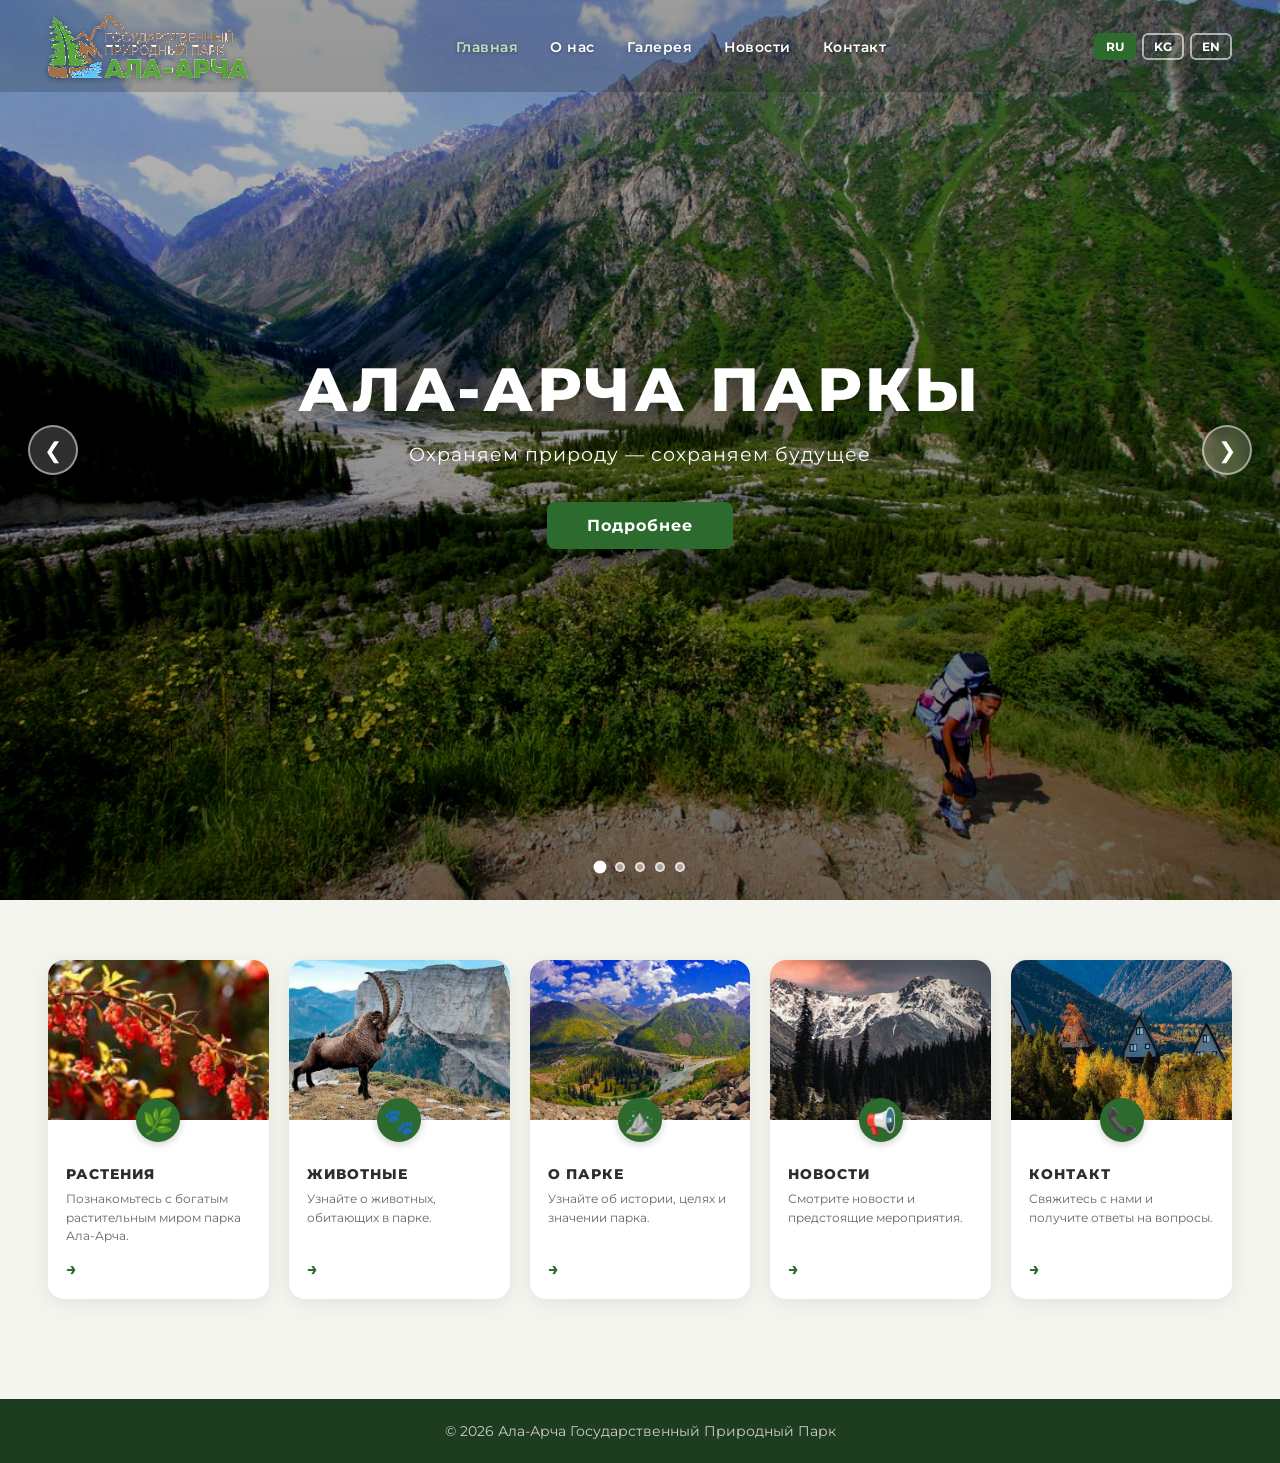
<file: index.html>
<!DOCTYPE html>
<html lang="ru">
<head>
  <meta charset="UTF-8" />
  <meta name="viewport" content="width=device-width, initial-scale=1.0"/>
  <title>Ала-Арча Парк</title>
  <link rel="stylesheet" href="style.css" />
  <link href="https://fonts.googleapis.com/css2?family=Montserrat:wght@400;600;700;800&display=swap" rel="stylesheet"/>
</head>
<body>

<!-- NAVBAR -->
<nav class="navbar">
  <a href="index.html" class="nav-logo">
    <img src="images/logo.png" alt="Ала-Арча Парк" />
  </a>
  <ul class="nav-links">
    <li><a href="index.html" class="active" data-i18n="nav_home">Башкы бет</a></li>
    <li><a href="park-info.html" data-i18n="nav_about">О нас</a></li>
    <li><a href="gallery.html" data-i18n="nav_gallery">Галерея</a></li>
    <li><a href="news.html" data-i18n="nav_news">Жаңылыктар</a></li>
    <li><a href="contact.html" data-i18n="nav_contact">Контакт</a></li>
  </ul>
  <div class="lang-switcher">
    <button onclick="setLang('ru')" class="lang-btn active-lang" id="btn-ru">RU</button>
    <button onclick="setLang('kg')" class="lang-btn" id="btn-kg">KG</button>
    <button onclick="setLang('en')" class="lang-btn" id="btn-en">EN</button>
  </div>
</nav>

<!-- HERO SLIDER -->
<section class="hero">
  <div class="slider-3d">
    <div class="slide active" style="background-image:url('images/slide2.jpg')"></div>
    <div class="slide" style="background-image:url('images/slide3.jpg')"></div>
    <div class="slide" style="background-image:url('images/slide1.jpg')"></div>
    <div class="slide" style="background-image:url('images/slide4.jpg')"></div>
    <div class="slide" style="background-image:url('images/slide5.jpg')"></div>
  </div>
  <div class="hero-overlay"></div>
  <div class="hero-content">
    <h1 data-i18n="hero_title">АЛА-АРЧА ПАРКЫ</h1>
    <p data-i18n="hero_subtitle">Жаратылышты коргоо — келечекти коргоо</p>
    <a href="park-info.html" class="btn-hero" data-i18n="hero_btn">Кененирээк</a>
  </div>
  <!-- Slider controls -->
  <button class="slider-btn slider-prev" onclick="changeSlide(-1)">&#10094;</button>
  <button class="slider-btn slider-next" onclick="changeSlide(1)">&#10095;</button>
  <div class="slider-dots" id="sliderDots"></div>
</section>

<!-- CARDS -->
<section class="cards-section">
  <div class="cards-grid">

    <a href="plants.html" class="card">
      <div class="card-img" style="background-image:url('images/plants.jpg')"></div>
      <div class="card-icon">🌿</div>
      <div class="card-body">
        <h3 data-i18n="card1_title">ӨСҮМДҮКТӨР</h3>
        <p data-i18n="card1_desc">Арча паркынын бай өсүмдүк дүйнөсү менен таанышыңыз.</p>
        <span class="card-arrow">→</span>
      </div>
    </a>

    <a href="animals.html" class="card">
      <div class="card-img" style="background-image:url('images/animals_hero.jpg')"></div>
      <div class="card-icon">🐾</div>
      <div class="card-body">
        <h3 data-i18n="card2_title">ЖАНЫБАРЛАР</h3>
        <p data-i18n="card2_desc">Паркта жашаган жаныбарлар жөнүндө маалымат алыңыз.</p>
        <span class="card-arrow">→</span>
      </div>
    </a>

    <a href="park-info.html" class="card">
      <div class="card-img" style="background-image:url('images/slide3.jpg')"></div>
      <div class="card-icon">⛰️</div>
      <div class="card-body">
        <h3 data-i18n="card3_title">ПАРК ЖӨНҮНДӨ</h3>
        <p data-i18n="card3_desc">Тарыхы, максаты жана паркын маанисин тууралуу билиңиз.</p>
        <span class="card-arrow">→</span>
      </div>
    </a>

    <a href="news.html" class="card">
      <div class="card-img" style="background-image:url('images/slide1.jpg')"></div>
      <div class="card-icon">📢</div>
      <div class="card-body">
        <h3 data-i18n="card4_title">ЖАҢЫЛЫКТАР</h3>
        <p data-i18n="card4_desc">Жаңылыктарды жана иш-чараларды көрүңүз.</p>
        <span class="card-arrow">→</span>
      </div>
    </a>

    <a href="contact.html" class="card">
      <div class="card-img" style="background-image:url('images/slide5.jpg')"></div>
      <div class="card-icon">📞</div>
      <div class="card-body">
        <h3 data-i18n="card5_title">КОНТАКТ</h3>
        <p data-i18n="card5_desc">Биз менен байланышып, суроолоруңузга жооп алыңыз.</p>
        <span class="card-arrow">→</span>
      </div>
    </a>

  </div>
</section>

<footer class="footer">
  <p data-i18n="footer_text">© 2026 Ала-Арча Мамлекеттик Жаратылыш Паркы</p>
</footer>

<script src="i18n.js"></script>
<script src="main.js"></script>
</body>
</html>
</file>
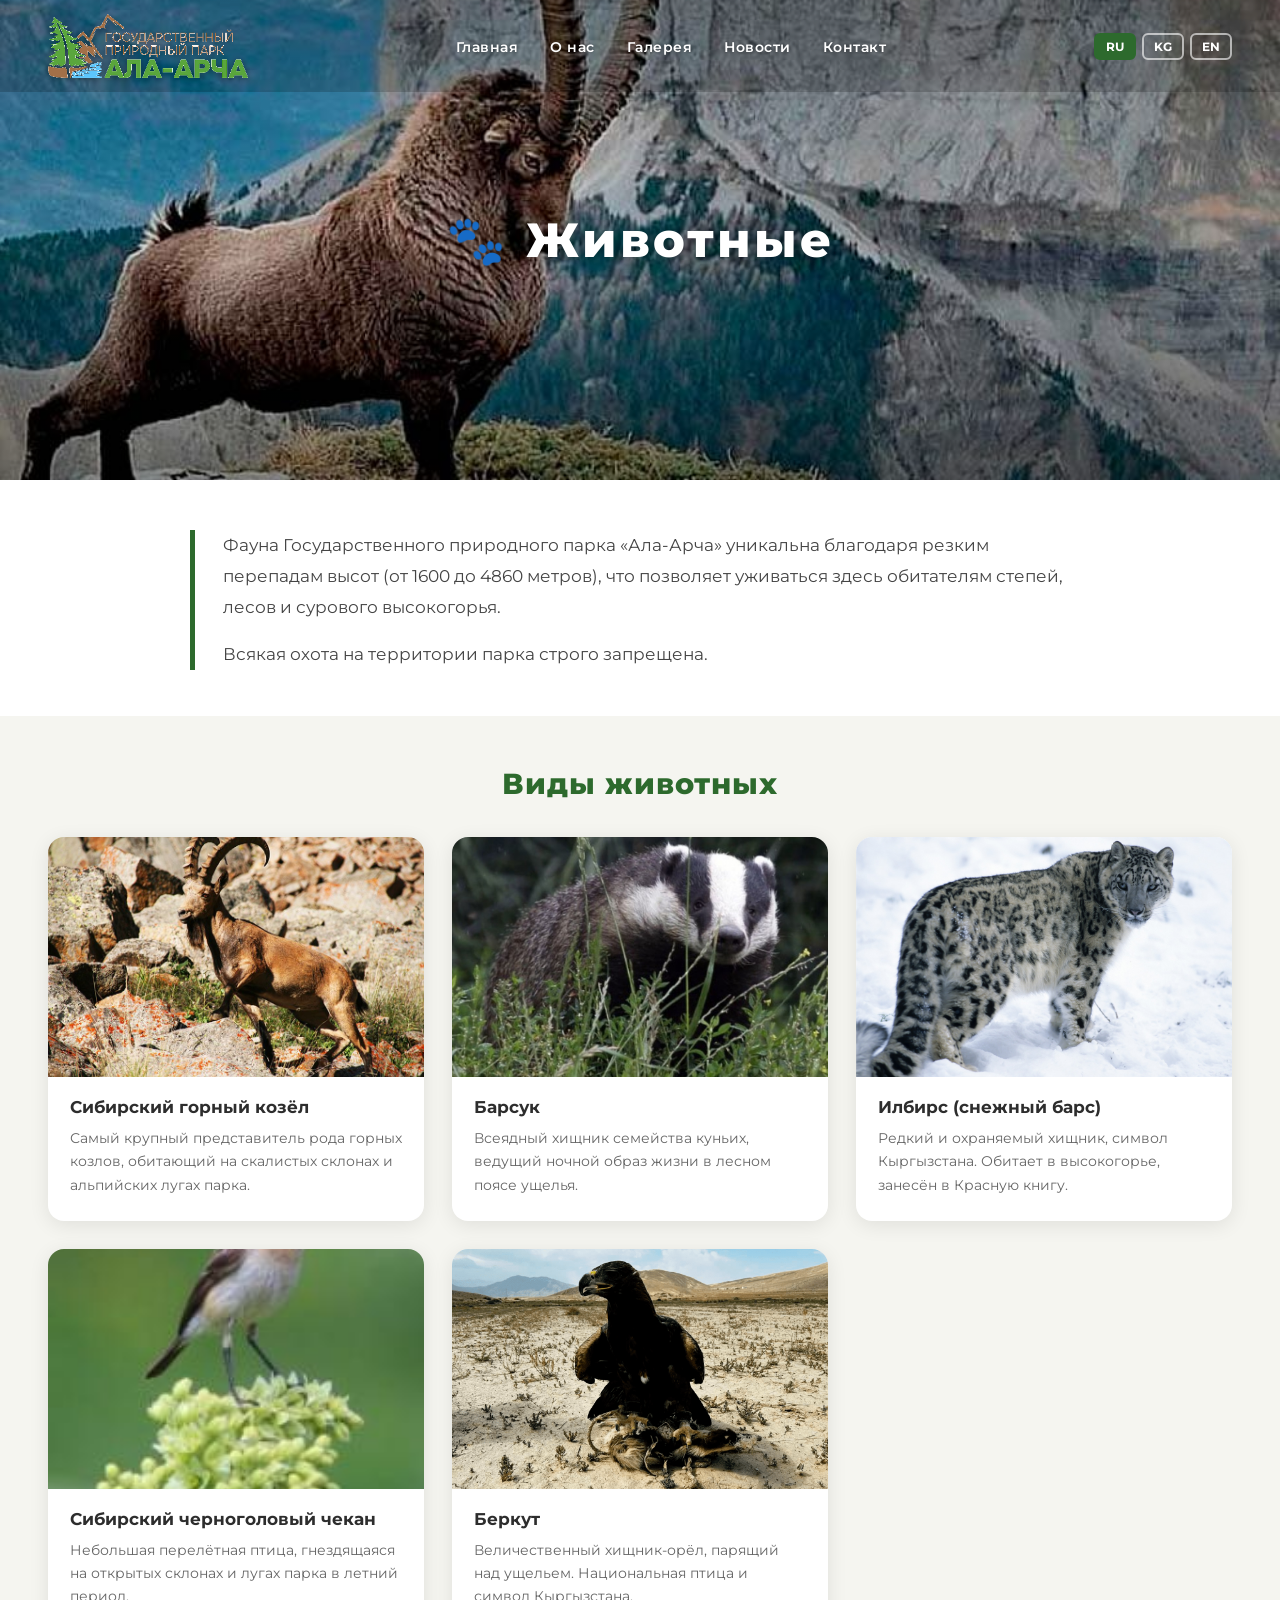
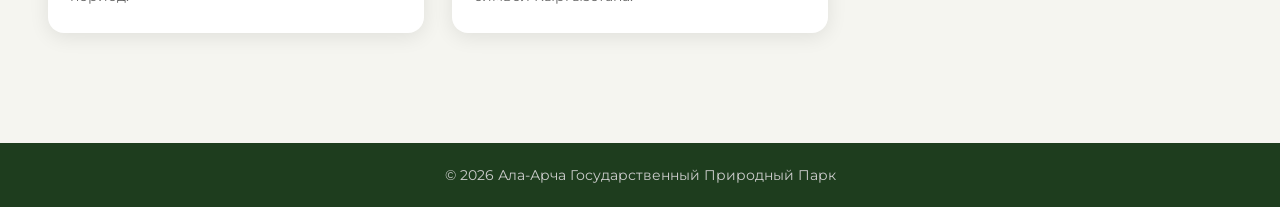
<file: animals.html>
﻿<!DOCTYPE html>
<html lang="ru">
<head>
  <meta charset="UTF-8"/>
  <meta name="viewport" content="width=device-width, initial-scale=1.0"/>
  <title>Животные — Ала-Арча Парк</title>
  <link rel="stylesheet" href="style.css"/>
  <link href="https://fonts.googleapis.com/css2?family=Montserrat:wght@400;600;700;800&display=swap" rel="stylesheet"/>
</head>
<body>

<nav class="navbar">
  <a href="index.html" class="nav-logo">
    <img src="images/logo.png" alt="Ала-Арча Парк"/>
  </a>
  <ul class="nav-links">
    <li><a href="index.html" data-i18n="nav_home">Главная</a></li>
    <li><a href="park-info.html" data-i18n="nav_about">О нас</a></li>
    <li><a href="gallery.html" data-i18n="nav_gallery">Галерея</a></li>
    <li><a href="news.html" data-i18n="nav_news">Новости</a></li>
    <li><a href="contact.html" data-i18n="nav_contact">Контакт</a></li>
  </ul>
  <div class="lang-switcher">
    <button onclick="setLang('ru')" class="lang-btn active-lang" id="btn-ru">RU</button>
    <button onclick="setLang('kg')" class="lang-btn" id="btn-kg">KG</button>
    <button onclick="setLang('en')" class="lang-btn" id="btn-en">EN</button>
  </div>
</nav>

<!-- Hero -->
<section class="animals-hero">
  <div class="animals-hero-overlay"></div>
  <div class="animals-hero-content">
    <h1 data-i18n="animals_title">🐾 Животные</h1>
  </div>
</section>

<!-- Intro -->
<section class="plants-intro">
  <div class="plants-intro-inner">
    <p data-i18n="animals_intro">
      Фауна Государственного природного парка «Ала-Арча» уникальна благодаря резким перепадам высот (от 1600 до 4860 метров), что позволяет уживаться здесь обитателям степей, лесов и сурового высокогорья.
    </p>
    <p data-i18n="animals_intro2">
      <strong>Всякая охота на территории парка строго запрещена.</strong>
    </p>
  </div>
</section>

<!-- Animal cards -->
<section class="plants-section">
  <h2 class="plants-section-title" data-i18n="animals_section_title">Виды животных</h2>
  <div class="plants-grid">

    <div class="plant-card">
      <div class="plant-img-wrap">
        <img src="images/fauna1.jpg" alt="Сибирский горный козёл"/>
      </div>
      <div class="plant-card-body">
        <h3 data-i18n="animal1_name">Сибирский горный козёл</h3>
        <p data-i18n="animal1_desc">Самый крупный представитель рода горных козлов, обитающий на скалистых склонах и альпийских лугах парка.</p>
      </div>
    </div>

    <div class="plant-card">
      <div class="plant-img-wrap">
        <img src="images/fauna2.jpg" alt="Барсук"/>
      </div>
      <div class="plant-card-body">
        <h3 data-i18n="animal2_name">Барсук</h3>
        <p data-i18n="animal2_desc">Всеядный хищник семейства куньих, ведущий ночной образ жизни в лесном поясе ущелья.</p>
      </div>
    </div>

    <div class="plant-card">
      <div class="plant-img-wrap">
        <img src="images/fauna3.jpg" alt="Илбирс (снежный барс)"/>
      </div>
      <div class="plant-card-body">
        <h3 data-i18n="animal3_name">Илбирс (снежный барс)</h3>
        <p data-i18n="animal3_desc">Редкий и охраняемый хищник, символ Кыргызстана. Обитает в высокогорье, занесён в Красную книгу.</p>
      </div>
    </div>

    <div class="plant-card">
      <div class="plant-img-wrap">
        <img src="images/fauna4.jpg" alt="Сибирский черноголовый чекан"/>
      </div>
      <div class="plant-card-body">
        <h3 data-i18n="animal4_name">Сибирский черноголовый чекан</h3>
        <p data-i18n="animal4_desc">Небольшая перелётная птица, гнездящаяся на открытых склонах и лугах парка в летний период.</p>
      </div>
    </div>

    <div class="plant-card">
      <div class="plant-img-wrap">
        <img src="images/fauna5.jpg" alt="Беркут"/>
      </div>
      <div class="plant-card-body">
        <h3 data-i18n="animal5_name">Беркут</h3>
        <p data-i18n="animal5_desc">Величественный хищник-орёл, парящий над ущельем. Национальная птица и символ Кыргызстана.</p>
      </div>
    </div>

  </div>
</section>

<footer class="footer">
  <p data-i18n="footer_text">© 2026 Ала-Арча Государственный Природный Парк</p>
</footer>

<script src="i18n.js"></script>
<script src="main.js"></script>
</body>
</html>
</file>
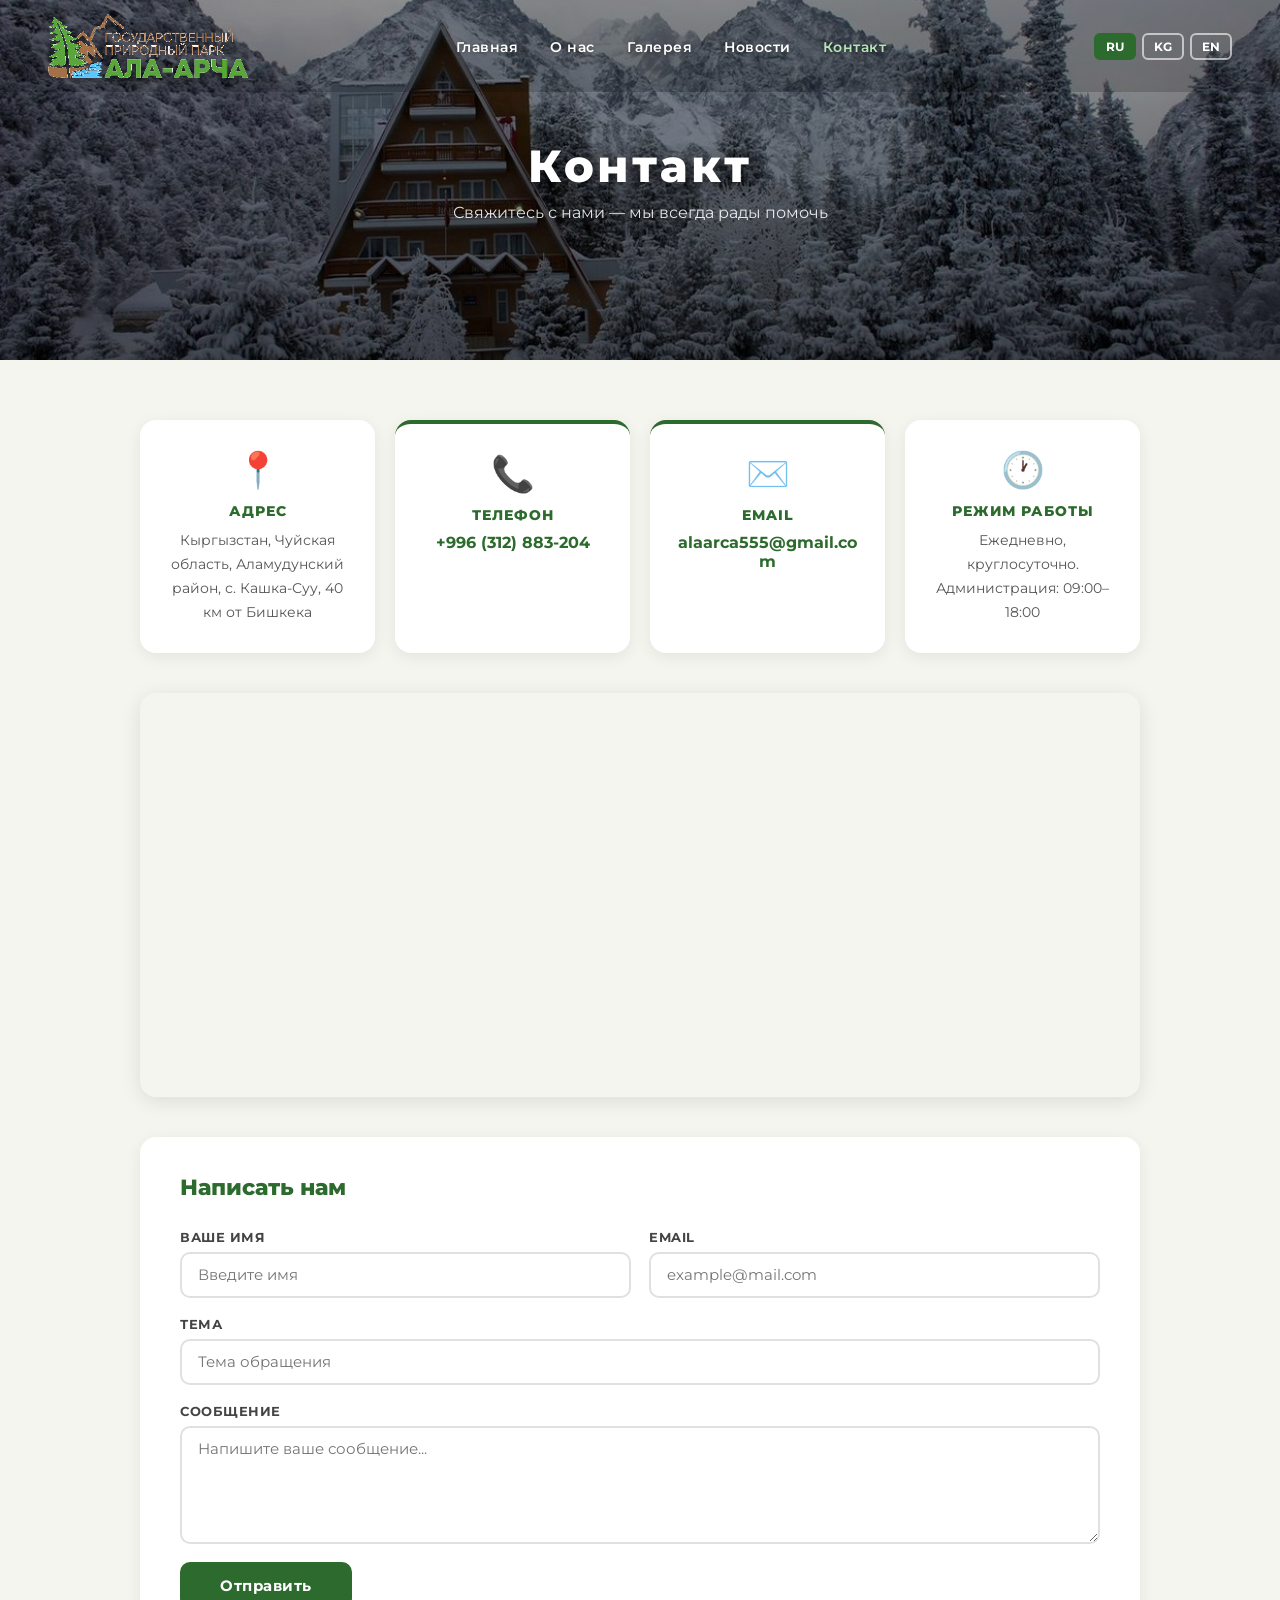
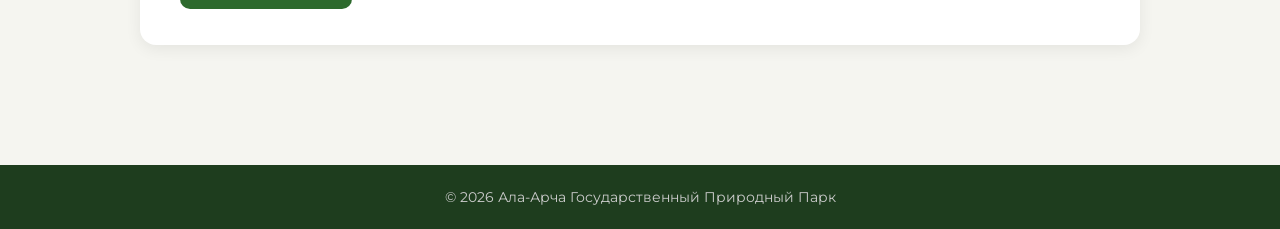
<file: contact.html>
﻿<!DOCTYPE html>
<html lang="ru">
<head>
  <meta charset="UTF-8"/>
  <meta name="viewport" content="width=device-width, initial-scale=1.0"/>
  <title>Контакт — Ала-Арча Парк</title>
  <link rel="stylesheet" href="style.css"/>
  <link href="https://fonts.googleapis.com/css2?family=Montserrat:wght@400;600;700;800&display=swap" rel="stylesheet"/>
</head>
<body>

<nav class="navbar">
  <a href="index.html" class="nav-logo">
    <img src="images/logo.png" alt="Ала-Арча Парк"/>
  </a>
  <ul class="nav-links">
    <li><a href="index.html" data-i18n="nav_home">Главная</a></li>
    <li><a href="park-info.html" data-i18n="nav_about">О нас</a></li>
    <li><a href="gallery.html" data-i18n="nav_gallery">Галерея</a></li>
    <li><a href="news.html" data-i18n="nav_news">Новости</a></li>
    <li><a href="contact.html" class="active" data-i18n="nav_contact">Контакт</a></li>
  </ul>
  <div class="lang-switcher">
    <button onclick="setLang('ru')" class="lang-btn active-lang" id="btn-ru">RU</button>
    <button onclick="setLang('kg')" class="lang-btn" id="btn-kg">KG</button>
    <button onclick="setLang('en')" class="lang-btn" id="btn-en">EN</button>
  </div>
</nav>

<!-- Hero -->
<section class="contact-hero">
  <div class="contact-hero-overlay"></div>
  <div class="contact-hero-content">
    <h1 data-i18n="nav_contact">📞 Контакт</h1>
    <p data-i18n="contact_hero_sub">Свяжитесь с нами — мы всегда рады помочь</p>
  </div>
</section>

<!-- Contact content -->
<section class="contact-page-section">
  <div class="contact-page-container">

    <!-- Contact cards -->
    <div class="contact-cards-row">

      <div class="contact-info-card">
        <div class="contact-info-icon">📍</div>
        <h3 data-i18n="contact_addr_label">Адрес</h3>
        <p data-i18n="contact_addr_val">Кыргызстан, Чуйская область, Аламудунский район, село Кашка-Суу<br/>40 км от Бишкека</p>
      </div>

      <div class="contact-info-card highlight">
        <div class="contact-info-icon">📞</div>
        <h3 data-i18n="contact_phone_label">Телефон</h3>
        <a href="tel:+996312883204" class="contact-link">+996 (312) 883-204</a>
      </div>

      <div class="contact-info-card highlight">
        <div class="contact-info-icon">✉️</div>
        <h3 data-i18n="contact_email_label">Email</h3>
        <a href="mailto:alaarca555@gmail.com" class="contact-link">alaarca555@gmail.com</a>
      </div>

      <div class="contact-info-card">
        <div class="contact-info-icon">🕐</div>
        <h3 data-i18n="contact_hours_label">Режим работы</h3>
        <p data-i18n="contact_hours_val">Ежедневно, круглосуточно<br/>Администрация: 09:00 – 18:00</p>
      </div>

    </div>

    <!-- Map placeholder -->
    <div class="contact-map">
      <iframe
        src="https://www.google.com/maps/embed?pb=!1m18!1m12!1m3!1d47844.08!2d74.4941!3d42.5684!2m3!1f0!2f0!3f0!3m2!1i1024!2i768!4f13.1!3m3!1m2!1s0x38960e0e58a0b555%3A0x4e5c4c1e3b8e1e7a!2z0JDQu9CwLdCQ0YDRh9CwINGB0YLQsNC90LjRhtCwINC_0YDQuNGA0L7QtNC90YvQuSDQv9Cw0YDQug!5e0!3m2!1sru!2skg!4v1234567890"
        width="100%"
        height="400"
        style="border:0; border-radius:16px;"
        allowfullscreen=""
        loading="lazy"
        referrerpolicy="no-referrer-when-downgrade"
        title="Карта Ала-Арча">
      </iframe>
    </div>

    <!-- Contact form -->
    <div class="contact-form-wrap">
      <h2 data-i18n="contact_form_title">Написать нам</h2>
      <form class="contact-form" onsubmit="sendForm(event)">
        <div class="form-row">
          <div class="form-group">
            <label data-i18n="form_name">Ваше имя</label>
            <input type="text" placeholder="Введите имя" required/>
          </div>
          <div class="form-group">
            <label data-i18n="form_email">Email</label>
            <input type="email" placeholder="example@mail.com" required/>
          </div>
        </div>
        <div class="form-group">
          <label data-i18n="form_subject">Тема</label>
          <input type="text" placeholder="Тема обращения"/>
        </div>
        <div class="form-group">
          <label data-i18n="form_message">Сообщение</label>
          <textarea rows="5" placeholder="Напишите ваше сообщение..." required></textarea>
        </div>
        <button type="submit" class="form-submit" data-i18n="form_send">Отправить</button>
        <div id="form-success" class="form-success" style="display:none" data-i18n="form_success">
          ✅ Сообщение отправлено! Мы свяжемся с вами в ближайшее время.
        </div>
      </form>
    </div>

  </div>
</section>

<footer class="footer">
  <p data-i18n="footer_text">© 2026 Ала-Арча Государственный Природный Парк</p>
</footer>

<script src="i18n.js"></script>
<script src="main.js"></script>
<script>
function sendForm(e) {
  e.preventDefault();
  document.getElementById('form-success').style.display = 'block';
  e.target.reset();
  setTimeout(() => {
    document.getElementById('form-success').style.display = 'none';
  }, 5000);
}
</script>
</body>
</html>
</file>
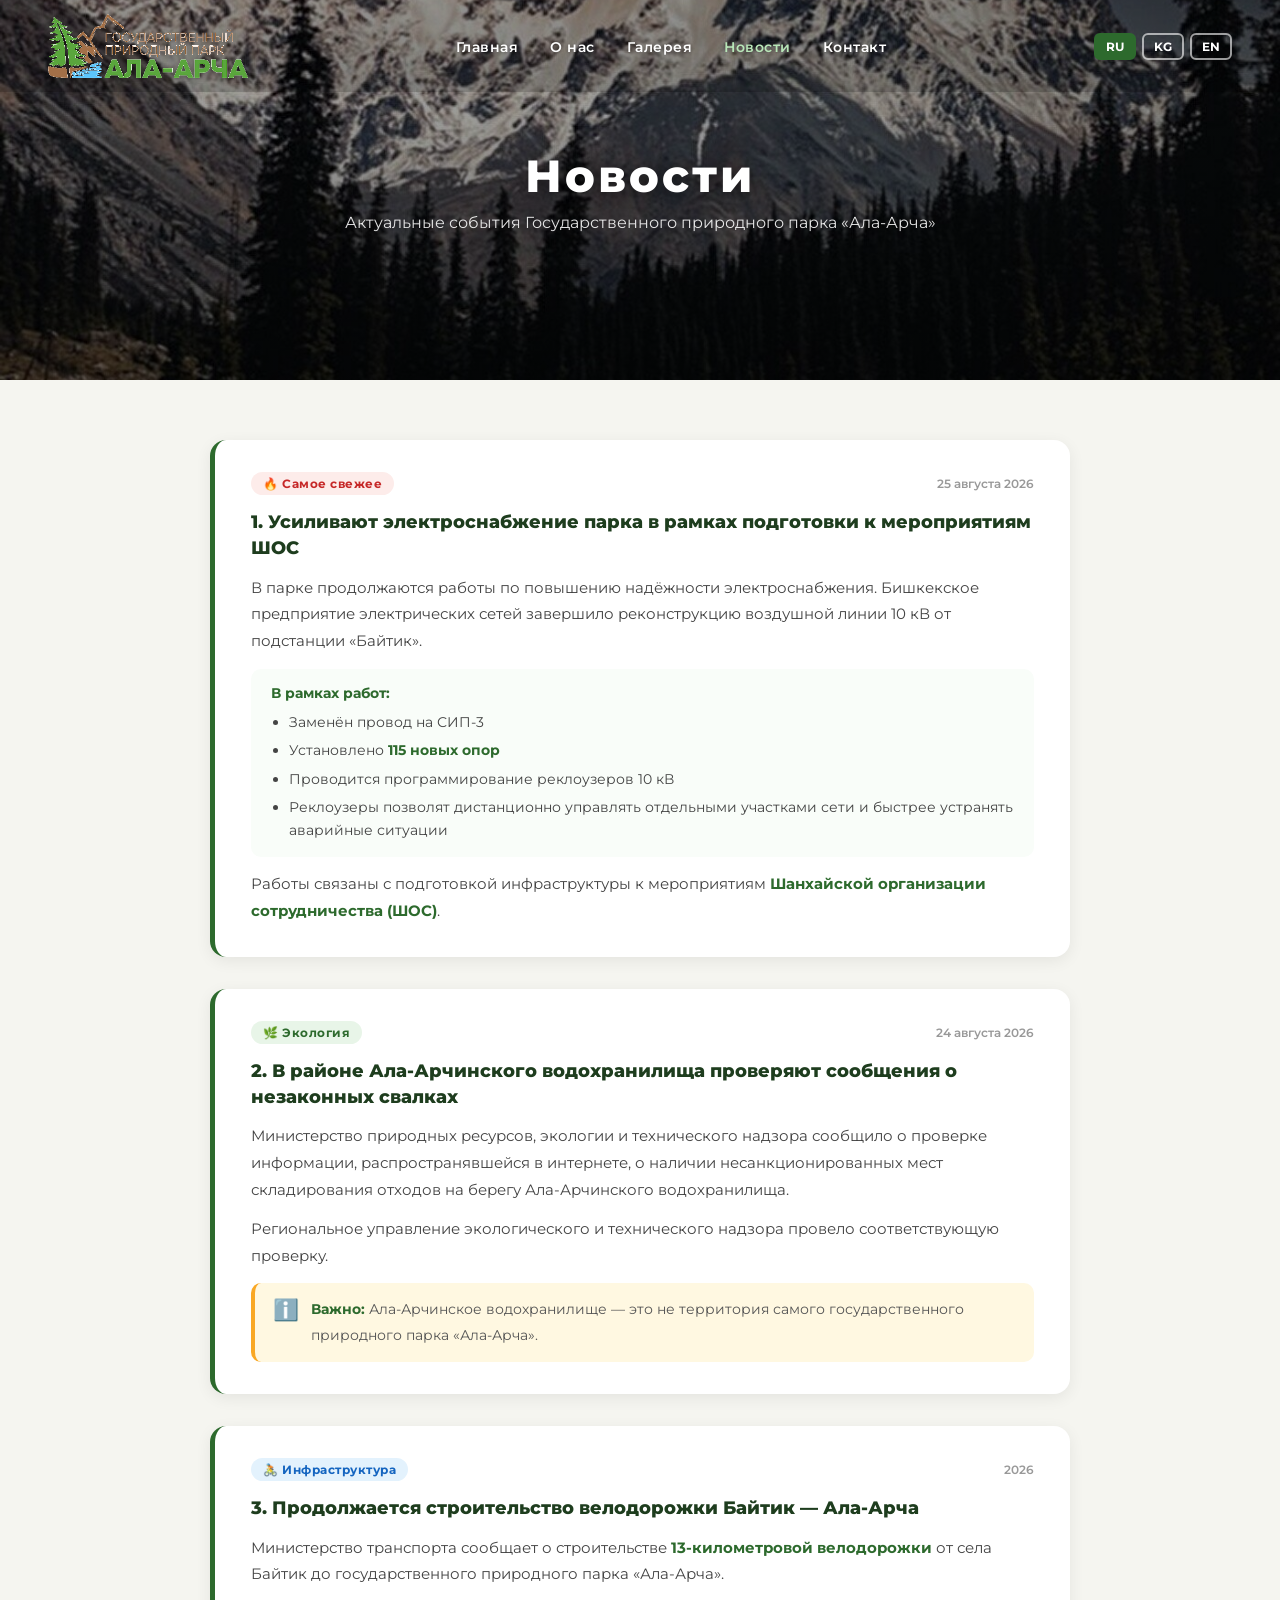
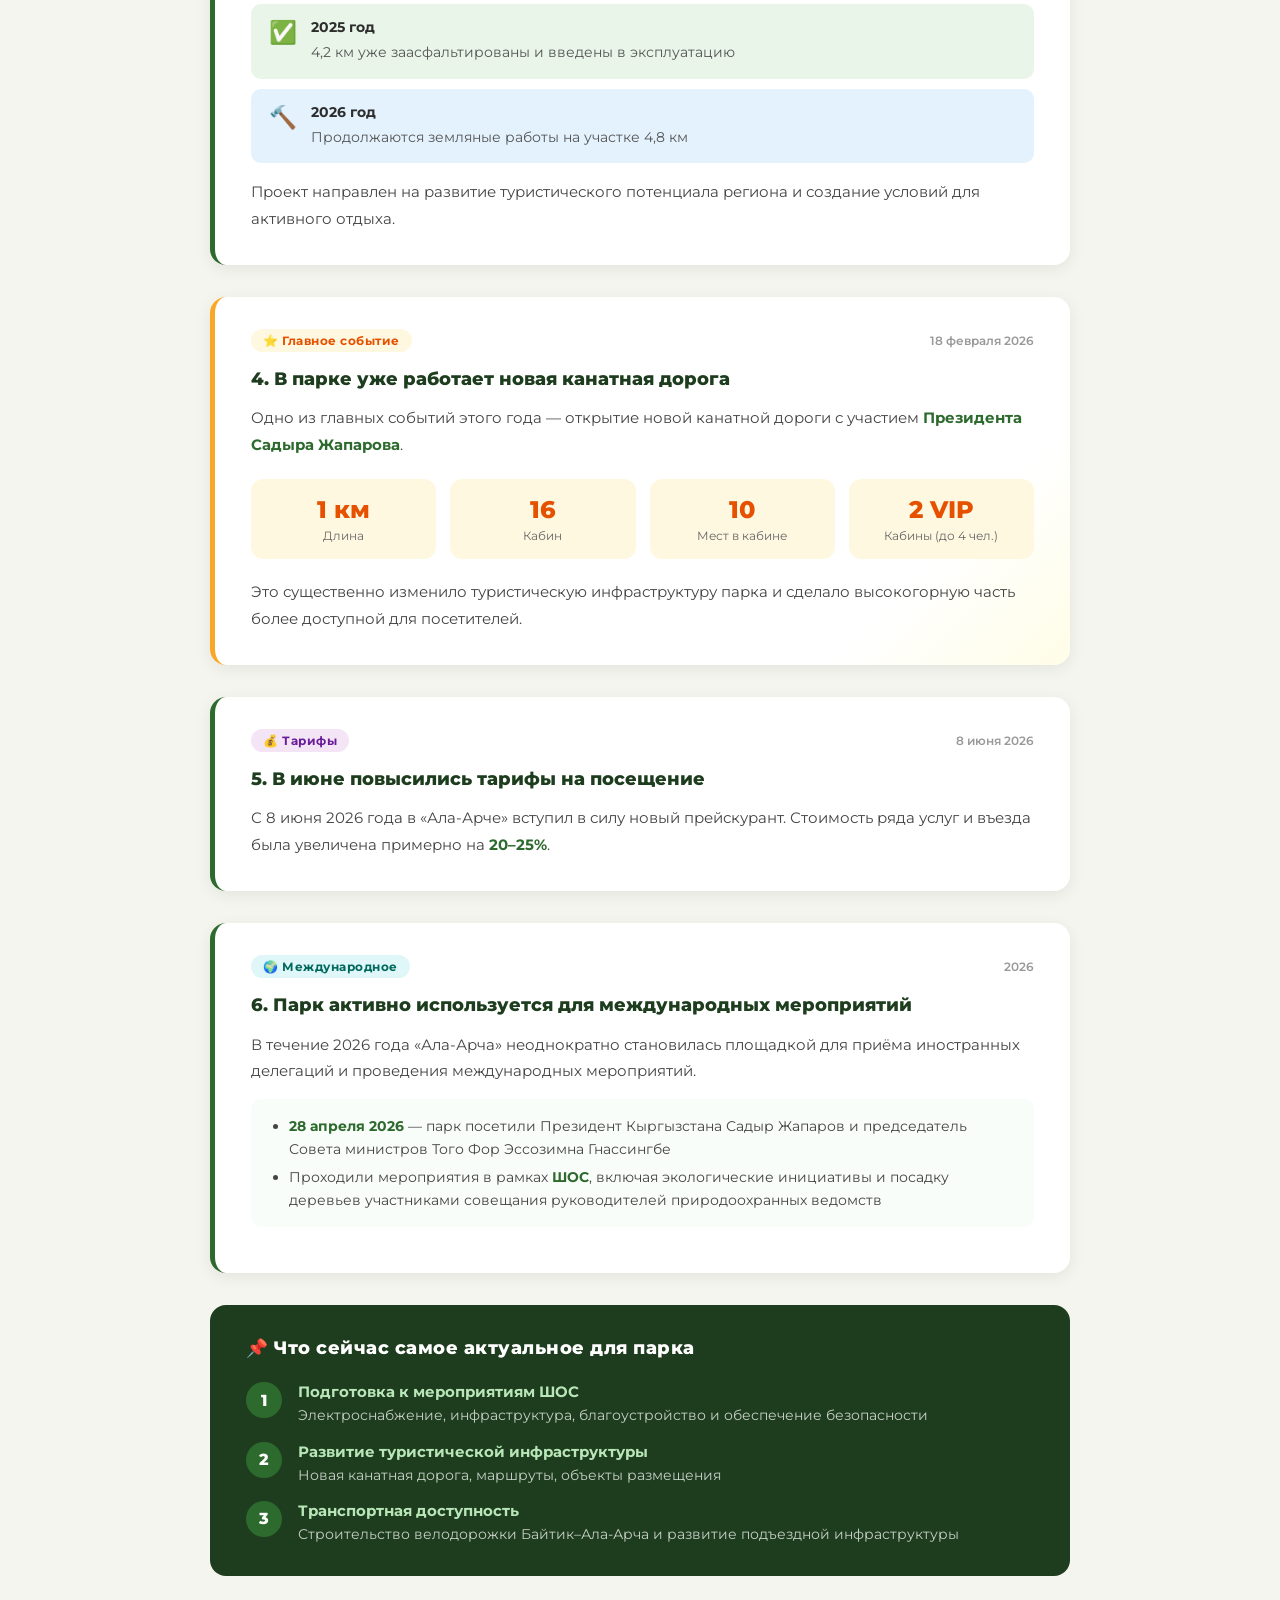
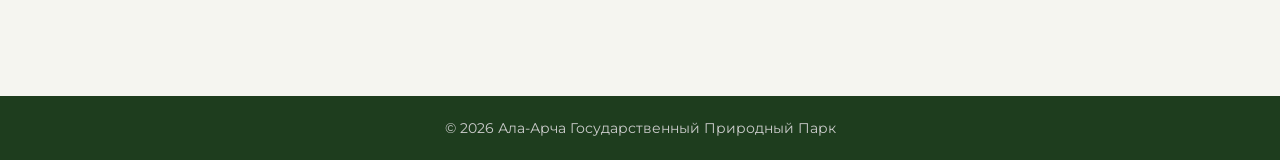
<file: news.html>
﻿<!DOCTYPE html>
<html lang="ru">
<head>
  <meta charset="UTF-8"/>
  <meta name="viewport" content="width=device-width, initial-scale=1.0"/>
  <title>Новости — Ала-Арча Парк</title>
  <link rel="stylesheet" href="style.css"/>
  <link href="https://fonts.googleapis.com/css2?family=Montserrat:wght@400;600;700;800&display=swap" rel="stylesheet"/>
</head>
<body>

<nav class="navbar">
  <a href="index.html" class="nav-logo">
    <img src="images/logo.png" alt="Ала-Арча Парк"/>
  </a>
  <ul class="nav-links">
    <li><a href="index.html" data-i18n="nav_home">Главная</a></li>
    <li><a href="park-info.html" data-i18n="nav_about">О нас</a></li>
    <li><a href="gallery.html" data-i18n="nav_gallery">Галерея</a></li>
    <li><a href="news.html" class="active" data-i18n="nav_news">Новости</a></li>
    <li><a href="contact.html" data-i18n="nav_contact">Контакт</a></li>
  </ul>
  <div class="lang-switcher">
    <button onclick="setLang('ru')" class="lang-btn active-lang" id="btn-ru">RU</button>
    <button onclick="setLang('kg')" class="lang-btn" id="btn-kg">KG</button>
    <button onclick="setLang('en')" class="lang-btn" id="btn-en">EN</button>
  </div>
</nav>

<!-- Hero -->
<section class="news-hero">
  <div class="news-hero-overlay"></div>
  <div class="news-hero-content">
    <h1 data-i18n="nav_news">📰 Новости</h1>
    <p>Актуальные события Государственного природного парка «Ала-Арча»</p>
  </div>
</section>

<!-- News list -->
<section class="news-page-section">
  <div class="news-page-container">

    <!-- News card 1 -->
    <article class="news-article">
      <div class="news-article-header">
        <span class="news-tag hot">🔥 Самое свежее</span>
        <span class="news-date-label">25 августа 2026</span>
      </div>
      <h2 class="news-article-title">1. Усиливают электроснабжение парка в рамках подготовки к мероприятиям ШОС</h2>
      <p>В парке продолжаются работы по повышению надёжности электроснабжения. Бишкекское предприятие электрических сетей завершило реконструкцию воздушной линии 10 кВ от подстанции «Байтик».</p>
      <div class="news-highlights">
        <h4>В рамках работ:</h4>
        <ul>
          <li>Заменён провод на СИП-3</li>
          <li>Установлено <strong>115 новых опор</strong></li>
          <li>Проводится программирование реклоузеров 10 кВ</li>
          <li>Реклоузеры позволят дистанционно управлять отдельными участками сети и быстрее устранять аварийные ситуации</li>
        </ul>
      </div>
      <p>Работы связаны с подготовкой инфраструктуры к мероприятиям <strong>Шанхайской организации сотрудничества (ШОС)</strong>.</p>
    </article>

    <!-- News card 2 -->
    <article class="news-article">
      <div class="news-article-header">
        <span class="news-tag ecology">🌿 Экология</span>
        <span class="news-date-label">24 августа 2026</span>
      </div>
      <h2 class="news-article-title">2. В районе Ала-Арчинского водохранилища проверяют сообщения о незаконных свалках</h2>
      <p>Министерство природных ресурсов, экологии и технического надзора сообщило о проверке информации, распространявшейся в интернете, о наличии несанкционированных мест складирования отходов на берегу Ала-Арчинского водохранилища.</p>
      <p>Региональное управление экологического и технического надзора провело соответствующую проверку.</p>
      <div class="news-note">
        <span>ℹ️</span>
        <p><strong>Важно:</strong> Ала-Арчинское водохранилище — это не территория самого государственного природного парка «Ала-Арча».</p>
      </div>
    </article>

    <!-- News card 3 -->
    <article class="news-article">
      <div class="news-article-header">
        <span class="news-tag infrastructure">🚴 Инфраструктура</span>
        <span class="news-date-label">2026</span>
      </div>
      <h2 class="news-article-title">3. Продолжается строительство велодорожки Байтик — Ала-Арча</h2>
      <p>Министерство транспорта сообщает о строительстве <strong>13-километровой велодорожки</strong> от села Байтик до государственного природного парка «Ала-Арча».</p>
      <div class="news-progress">
        <div class="progress-item done">
          <div class="progress-icon">✅</div>
          <div>
            <strong>2025 год</strong>
            <p>4,2 км уже заасфальтированы и введены в эксплуатацию</p>
          </div>
        </div>
        <div class="progress-item current">
          <div class="progress-icon">🔨</div>
          <div>
            <strong>2026 год</strong>
            <p>Продолжаются земляные работы на участке 4,8 км</p>
          </div>
        </div>
      </div>
      <p>Проект направлен на развитие туристического потенциала региона и создание условий для активного отдыха.</p>
    </article>

    <!-- News card 4 -->
    <article class="news-article featured">
      <div class="news-article-header">
        <span class="news-tag event">⭐ Главное событие</span>
        <span class="news-date-label">18 февраля 2026</span>
      </div>
      <h2 class="news-article-title">4. В парке уже работает новая канатная дорога</h2>
      <p>Одно из главных событий этого года — открытие новой канатной дороги с участием <strong>Президента Садыра Жапарова</strong>.</p>
      <div class="news-cable-stats">
        <div class="cable-stat">
          <div class="cable-stat-num">1 км</div>
          <div class="cable-stat-label">Длина</div>
        </div>
        <div class="cable-stat">
          <div class="cable-stat-num">16</div>
          <div class="cable-stat-label">Кабин</div>
        </div>
        <div class="cable-stat">
          <div class="cable-stat-num">10</div>
          <div class="cable-stat-label">Мест в кабине</div>
        </div>
        <div class="cable-stat">
          <div class="cable-stat-num">2 VIP</div>
          <div class="cable-stat-label">Кабины (до 4 чел.)</div>
        </div>
      </div>
      <p>Это существенно изменило туристическую инфраструктуру парка и сделало высокогорную часть более доступной для посетителей.</p>
    </article>

    <!-- News card 5 -->
    <article class="news-article">
      <div class="news-article-header">
        <span class="news-tag finance">💰 Тарифы</span>
        <span class="news-date-label">8 июня 2026</span>
      </div>
      <h2 class="news-article-title">5. В июне повысились тарифы на посещение</h2>
      <p>С 8 июня 2026 года в «Ала-Арче» вступил в силу новый прейскурант. Стоимость ряда услуг и въезда была увеличена примерно на <strong>20–25%</strong>.</p>
    </article>

    <!-- News card 6 -->
    <article class="news-article">
      <div class="news-article-header">
        <span class="news-tag international">🌍 Международное</span>
        <span class="news-date-label">2026</span>
      </div>
      <h2 class="news-article-title">6. Парк активно используется для международных мероприятий</h2>
      <p>В течение 2026 года «Ала-Арча» неоднократно становилась площадкой для приёма иностранных делегаций и проведения международных мероприятий.</p>
      <div class="news-highlights">
        <ul>
          <li><strong>28 апреля 2026</strong> — парк посетили Президент Кыргызстана Садыр Жапаров и председатель Совета министров Того Фор Эссозимна Гнассингбе</li>
          <li>Проходили мероприятия в рамках <strong>ШОС</strong>, включая экологические инициативы и посадку деревьев участниками совещания руководителей природоохранных ведомств</li>
        </ul>
      </div>
    </article>

    <!-- Summary block -->
    <div class="news-summary">
      <h3>📌 Что сейчас самое актуальное для парка</h3>
      <div class="news-summary-grid">
        <div class="summary-item">
          <div class="summary-num">1</div>
          <div>
            <strong>Подготовка к мероприятиям ШОС</strong>
            <p>Электроснабжение, инфраструктура, благоустройство и обеспечение безопасности</p>
          </div>
        </div>
        <div class="summary-item">
          <div class="summary-num">2</div>
          <div>
            <strong>Развитие туристической инфраструктуры</strong>
            <p>Новая канатная дорога, маршруты, объекты размещения</p>
          </div>
        </div>
        <div class="summary-item">
          <div class="summary-num">3</div>
          <div>
            <strong>Транспортная доступность</strong>
            <p>Строительство велодорожки Байтик–Ала-Арча и развитие подъездной инфраструктуры</p>
          </div>
        </div>
      </div>
    </div>

  </div>
</section>

<footer class="footer">
  <p data-i18n="footer_text">© 2026 Ала-Арча Государственный Природный Парк</p>
</footer>

<script src="i18n.js"></script>
<script src="main.js"></script>
</body>
</html>
</file>
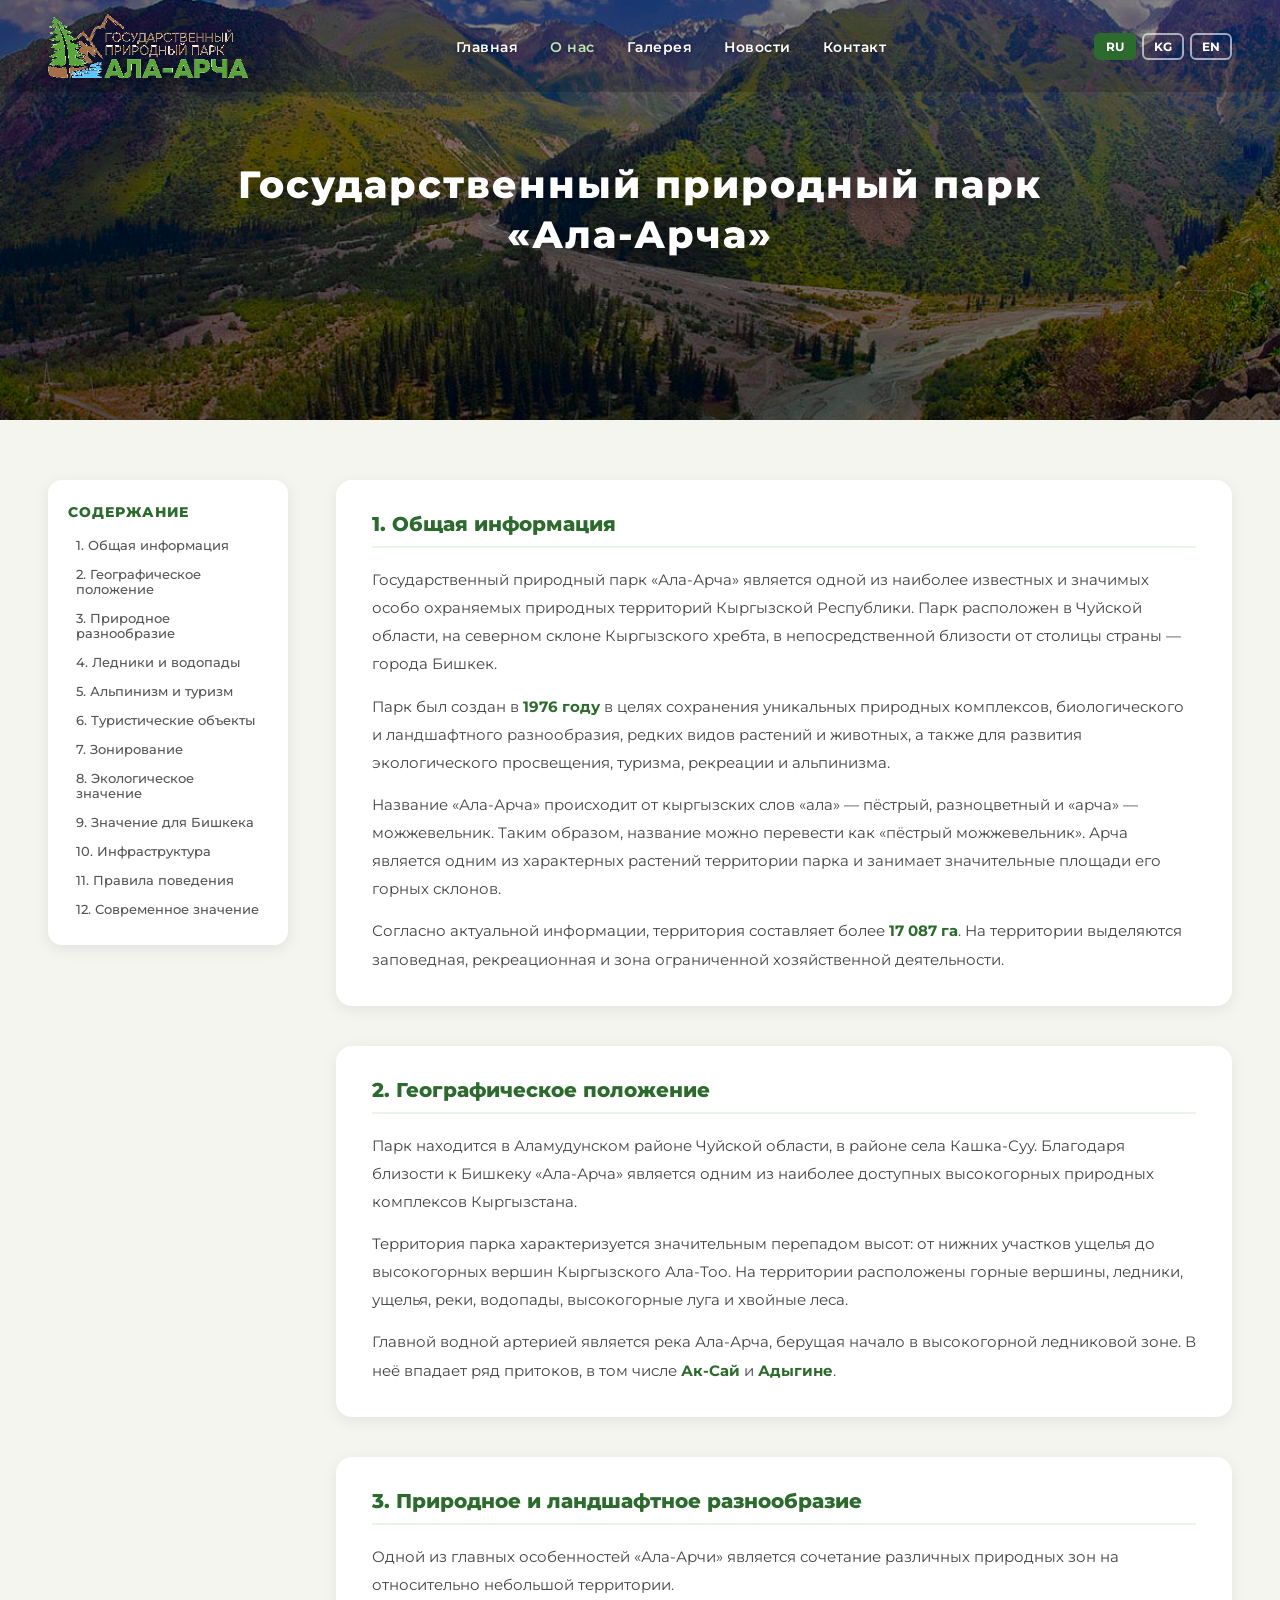
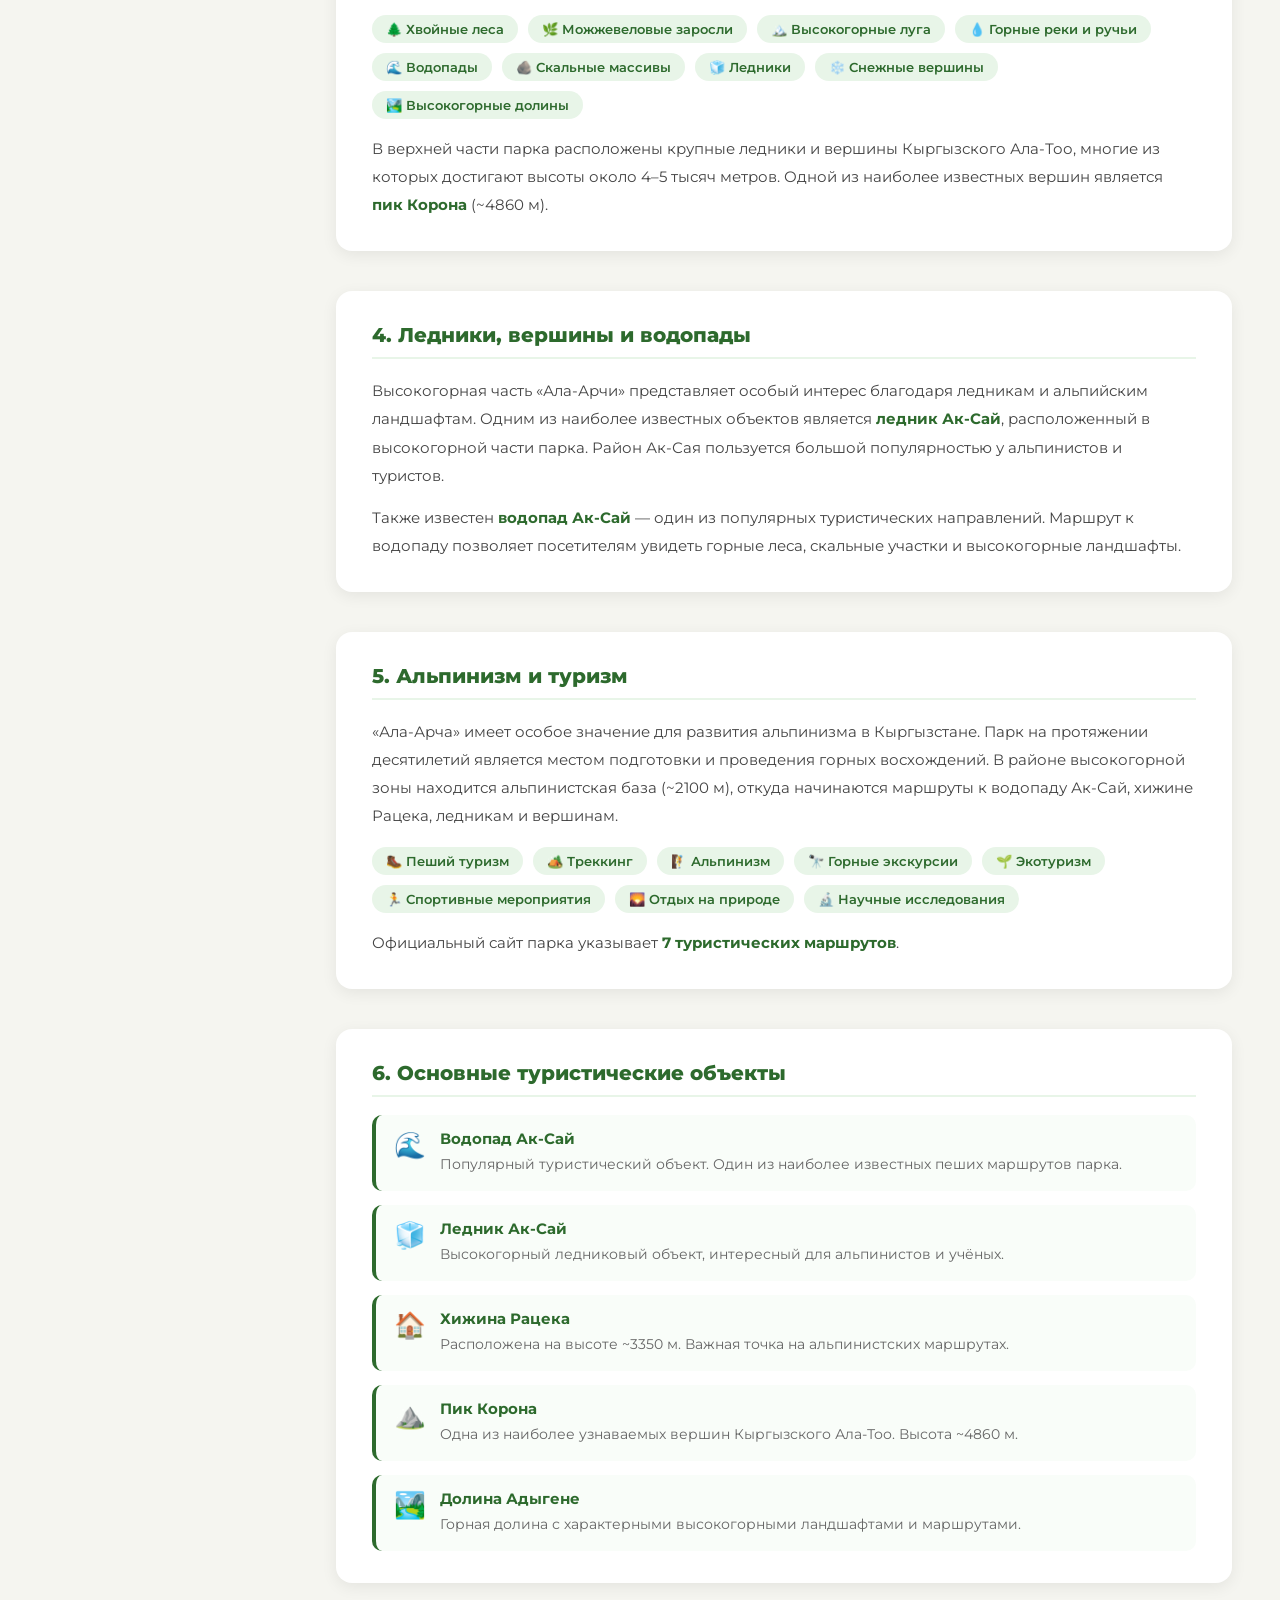
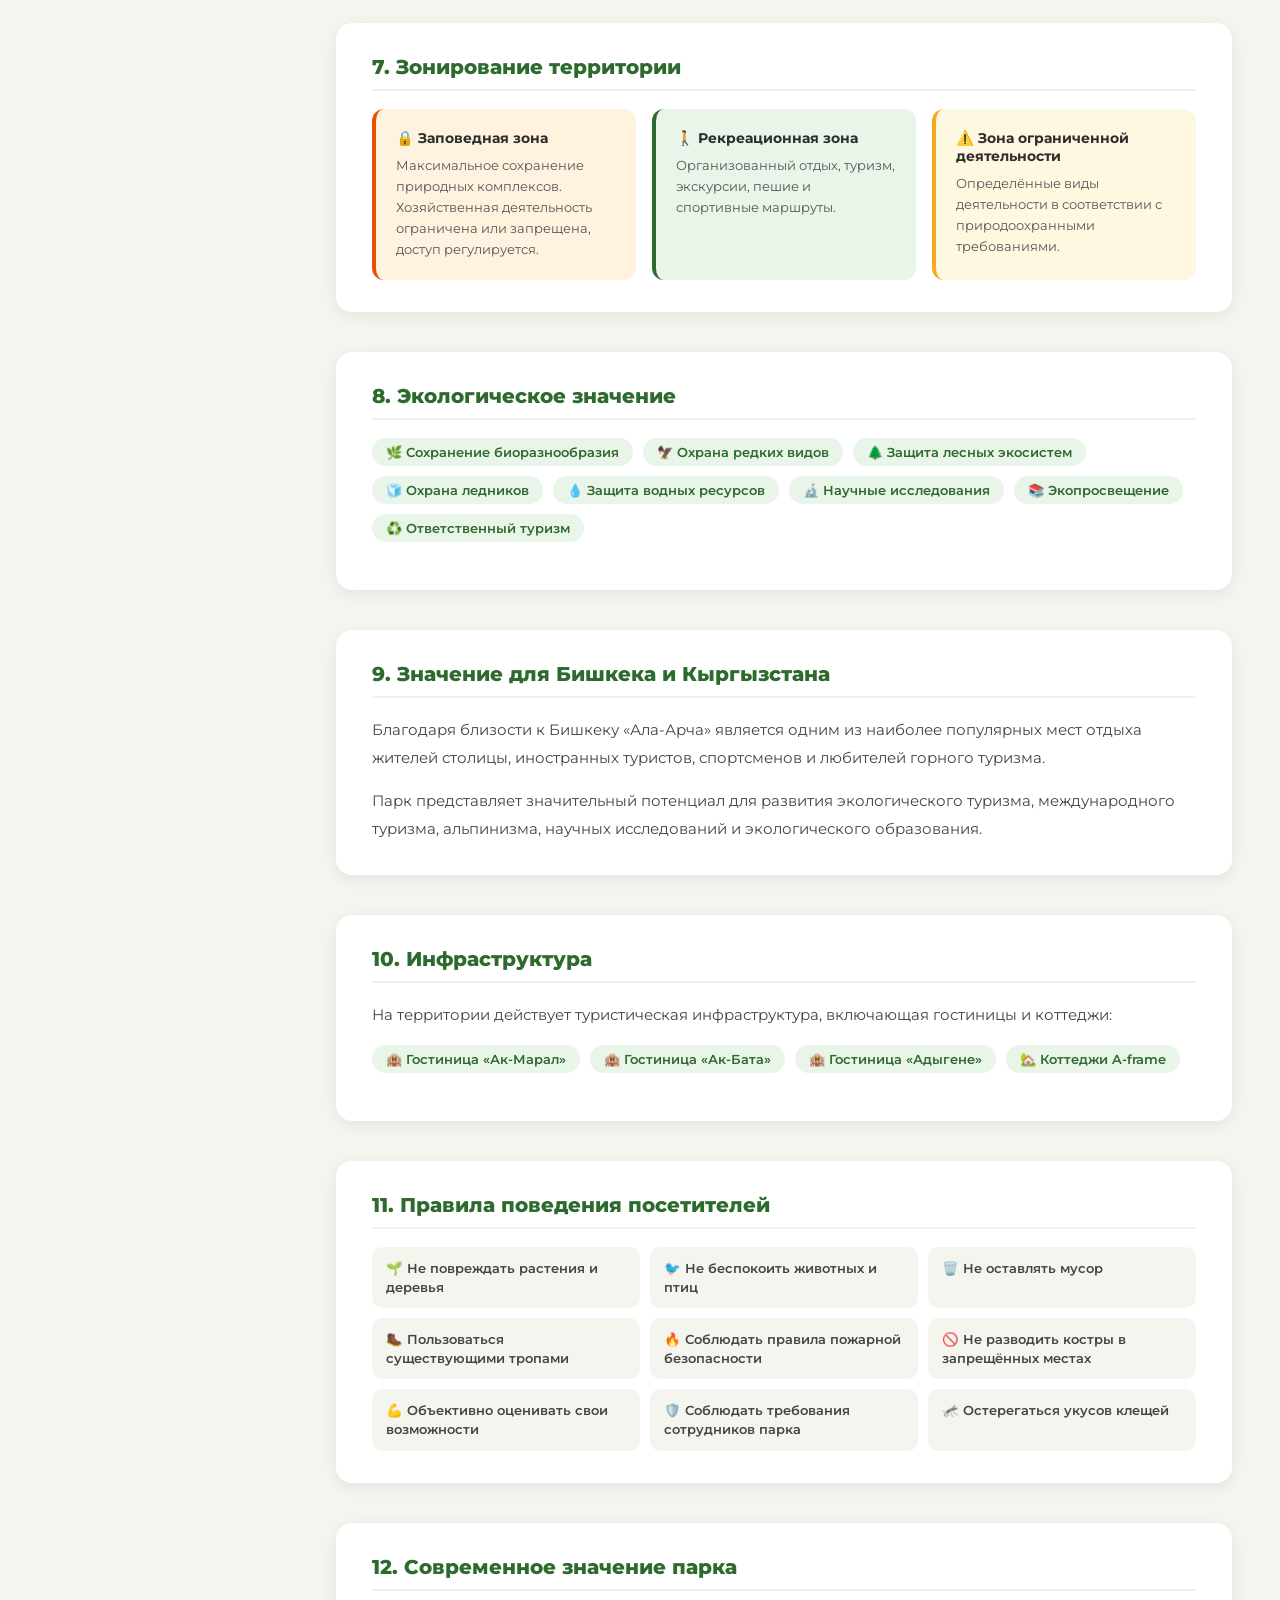
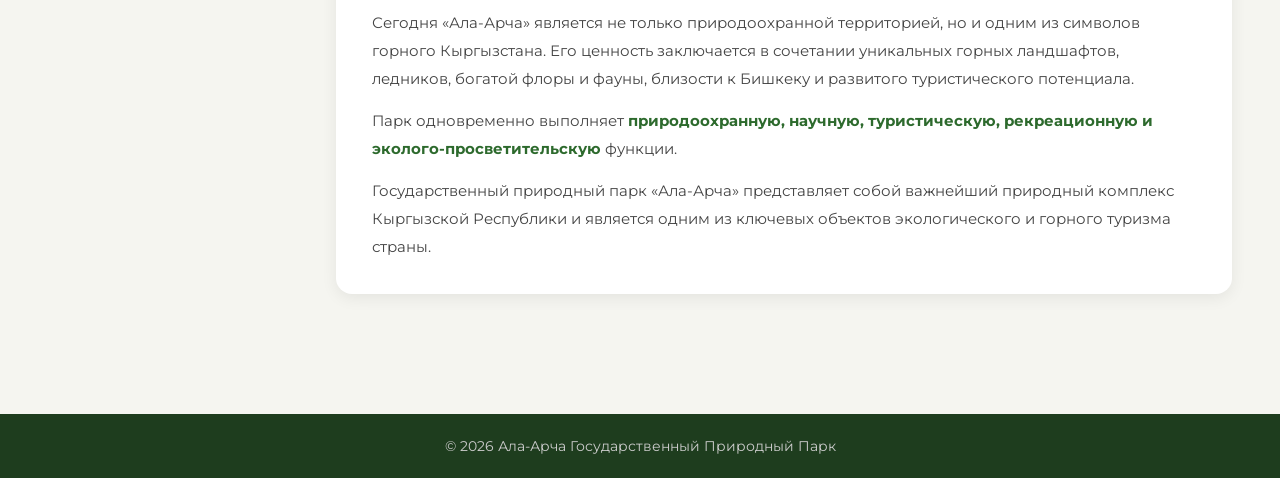
<file: park-info.html>
﻿<!DOCTYPE html>
<html lang="ru">
<head>
  <meta charset="UTF-8"/>
  <meta name="viewport" content="width=device-width, initial-scale=1.0"/>
  <title>О парке — Ала-Арча</title>
  <link rel="stylesheet" href="style.css"/>
  <link href="https://fonts.googleapis.com/css2?family=Montserrat:wght@400;600;700;800&display=swap" rel="stylesheet"/>
</head>
<body>

<nav class="navbar">
  <a href="index.html" class="nav-logo">
    <img src="images/logo.png" alt="Ала-Арча Парк"/>
  </a>
  <ul class="nav-links">
    <li><a href="index.html" data-i18n="nav_home">Главная</a></li>
    <li><a href="park-info.html" class="active" data-i18n="nav_about">О нас</a></li>
    <li><a href="gallery.html" data-i18n="nav_gallery">Галерея</a></li>
    <li><a href="news.html" data-i18n="nav_news">Новости</a></li>
    <li><a href="contact.html" data-i18n="nav_contact">Контакт</a></li>
  </ul>
  <div class="lang-switcher">
    <button onclick="setLang('ru')" class="lang-btn active-lang" id="btn-ru">RU</button>
    <button onclick="setLang('kg')" class="lang-btn" id="btn-kg">KG</button>
    <button onclick="setLang('en')" class="lang-btn" id="btn-en">EN</button>
  </div>
</nav>

<!-- Hero -->
<section class="parkinfo-hero">
  <div class="parkinfo-hero-overlay"></div>
  <div class="parkinfo-hero-content">
    <h1>Государственный природный парк «Ала-Арча»</h1>
  </div>
</section>

<!-- Content -->
<section class="parkinfo-section">
  <div class="parkinfo-container">

    <!-- Sidebar TOC -->
    <nav class="parkinfo-toc">
      <h3>Содержание</h3>
      <ul>
        <li><a href="#s1">1. Общая информация</a></li>
        <li><a href="#s2">2. Географическое положение</a></li>
        <li><a href="#s3">3. Природное разнообразие</a></li>
        <li><a href="#s4">4. Ледники и водопады</a></li>
        <li><a href="#s5">5. Альпинизм и туризм</a></li>
        <li><a href="#s6">6. Туристические объекты</a></li>
        <li><a href="#s7">7. Зонирование</a></li>
        <li><a href="#s8">8. Экологическое значение</a></li>
        <li><a href="#s9">9. Значение для Бишкека</a></li>
        <li><a href="#s10">10. Инфраструктура</a></li>
        <li><a href="#s11">11. Правила поведения</a></li>
        <li><a href="#s12">12. Современное значение</a></li>
      </ul>
    </nav>

    <!-- Main content -->
    <div class="parkinfo-content">

      <div class="parkinfo-block" id="s1">
        <h2>1. Общая информация</h2>
        <p>Государственный природный парк «Ала-Арча» является одной из наиболее известных и значимых особо охраняемых природных территорий Кыргызской Республики. Парк расположен в Чуйской области, на северном склоне Кыргызского хребта, в непосредственной близости от столицы страны — города Бишкек.</p>
        <p>Парк был создан в <strong>1976 году</strong> в целях сохранения уникальных природных комплексов, биологического и ландшафтного разнообразия, редких видов растений и животных, а также для развития экологического просвещения, туризма, рекреации и альпинизма.</p>
        <p>Название «Ала-Арча» происходит от кыргызских слов «ала» — пёстрый, разноцветный и «арча» — можжевельник. Таким образом, название можно перевести как «пёстрый можжевельник». Арча является одним из характерных растений территории парка и занимает значительные площади его горных склонов.</p>
        <p>Согласно актуальной информации, территория составляет более <strong>17 087 га</strong>. На территории выделяются заповедная, рекреационная и зона ограниченной хозяйственной деятельности.</p>
      </div>

      <div class="parkinfo-block" id="s2">
        <h2>2. Географическое положение</h2>
        <p>Парк находится в Аламудунском районе Чуйской области, в районе села Кашка-Суу. Благодаря близости к Бишкеку «Ала-Арча» является одним из наиболее доступных высокогорных природных комплексов Кыргызстана.</p>
        <p>Территория парка характеризуется значительным перепадом высот: от нижних участков ущелья до высокогорных вершин Кыргызского Ала-Тоо. На территории расположены горные вершины, ледники, ущелья, реки, водопады, высокогорные луга и хвойные леса.</p>
        <p>Главной водной артерией является река Ала-Арча, берущая начало в высокогорной ледниковой зоне. В неё впадает ряд притоков, в том числе <strong>Ак-Сай</strong> и <strong>Адыгине</strong>.</p>
      </div>

      <div class="parkinfo-block" id="s3">
        <h2>3. Природное и ландшафтное разнообразие</h2>
        <p>Одной из главных особенностей «Ала-Арчи» является сочетание различных природных зон на относительно небольшой территории.</p>
        <div class="parkinfo-list">
          <span>🌲 Хвойные леса</span>
          <span>🌿 Можжевеловые заросли</span>
          <span>🏔️ Высокогорные луга</span>
          <span>💧 Горные реки и ручьи</span>
          <span>🌊 Водопады</span>
          <span>🪨 Скальные массивы</span>
          <span>🧊 Ледники</span>
          <span>❄️ Снежные вершины</span>
          <span>🏞️ Высокогорные долины</span>
        </div>
        <p>В верхней части парка расположены крупные ледники и вершины Кыргызского Ала-Тоо, многие из которых достигают высоты около 4–5 тысяч метров. Одной из наиболее известных вершин является <strong>пик Корона</strong> (~4860 м).</p>
      </div>

      <div class="parkinfo-block" id="s4">
        <h2>4. Ледники, вершины и водопады</h2>
        <p>Высокогорная часть «Ала-Арчи» представляет особый интерес благодаря ледникам и альпийским ландшафтам. Одним из наиболее известных объектов является <strong>ледник Ак-Сай</strong>, расположенный в высокогорной части парка. Район Ак-Сая пользуется большой популярностью у альпинистов и туристов.</p>
        <p>Также известен <strong>водопад Ак-Сай</strong> — один из популярных туристических направлений. Маршрут к водопаду позволяет посетителям увидеть горные леса, скальные участки и высокогорные ландшафты.</p>
      </div>

      <div class="parkinfo-block" id="s5">
        <h2>5. Альпинизм и туризм</h2>
        <p>«Ала-Арча» имеет особое значение для развития альпинизма в Кыргызстане. Парк на протяжении десятилетий является местом подготовки и проведения горных восхождений. В районе высокогорной зоны находится альпинистская база (~2100 м), откуда начинаются маршруты к водопаду Ак-Сай, хижине Рацека, ледникам и вершинам.</p>
        <div class="parkinfo-list">
          <span>🥾 Пеший туризм</span>
          <span>🏕️ Треккинг</span>
          <span>🧗 Альпинизм</span>
          <span>🔭 Горные экскурсии</span>
          <span>🌱 Экотуризм</span>
          <span>🏃 Спортивные мероприятия</span>
          <span>🌄 Отдых на природе</span>
          <span>🔬 Научные исследования</span>
        </div>
        <p>Официальный сайт парка указывает <strong>7 туристических маршрутов</strong>.</p>
      </div>

      <div class="parkinfo-block" id="s6">
        <h2>6. Основные туристические объекты</h2>
        <div class="parkinfo-objects">
          <div class="parkinfo-obj">
            <div class="obj-icon">🌊</div>
            <div><strong>Водопад Ак-Сай</strong><p>Популярный туристический объект. Один из наиболее известных пеших маршрутов парка.</p></div>
          </div>
          <div class="parkinfo-obj">
            <div class="obj-icon">🧊</div>
            <div><strong>Ледник Ак-Сай</strong><p>Высокогорный ледниковый объект, интересный для альпинистов и учёных.</p></div>
          </div>
          <div class="parkinfo-obj">
            <div class="obj-icon">🏠</div>
            <div><strong>Хижина Рацека</strong><p>Расположена на высоте ~3350 м. Важная точка на альпинистских маршрутах.</p></div>
          </div>
          <div class="parkinfo-obj">
            <div class="obj-icon">⛰️</div>
            <div><strong>Пик Корона</strong><p>Одна из наиболее узнаваемых вершин Кыргызского Ала-Тоо. Высота ~4860 м.</p></div>
          </div>
          <div class="parkinfo-obj">
            <div class="obj-icon">🏞️</div>
            <div><strong>Долина Адыгене</strong><p>Горная долина с характерными высокогорными ландшафтами и маршрутами.</p></div>
          </div>
        </div>
      </div>

      <div class="parkinfo-block" id="s7">
        <h2>7. Зонирование территории</h2>
        <div class="parkinfo-zones">
          <div class="zone-card zone-reserved">
            <h4>🔒 Заповедная зона</h4>
            <p>Максимальное сохранение природных комплексов. Хозяйственная деятельность ограничена или запрещена, доступ регулируется.</p>
          </div>
          <div class="zone-card zone-recreation">
            <h4>🚶 Рекреационная зона</h4>
            <p>Организованный отдых, туризм, экскурсии, пешие и спортивные маршруты.</p>
          </div>
          <div class="zone-card zone-limited">
            <h4>⚠️ Зона ограниченной деятельности</h4>
            <p>Определённые виды деятельности в соответствии с природоохранными требованиями.</p>
          </div>
        </div>
      </div>

      <div class="parkinfo-block" id="s8">
        <h2>8. Экологическое значение</h2>
        <div class="parkinfo-list">
          <span>🌿 Сохранение биоразнообразия</span>
          <span>🦅 Охрана редких видов</span>
          <span>🌲 Защита лесных экосистем</span>
          <span>🧊 Охрана ледников</span>
          <span>💧 Защита водных ресурсов</span>
          <span>🔬 Научные исследования</span>
          <span>📚 Экопросвещение</span>
          <span>♻️ Ответственный туризм</span>
        </div>
      </div>

      <div class="parkinfo-block" id="s9">
        <h2>9. Значение для Бишкека и Кыргызстана</h2>
        <p>Благодаря близости к Бишкеку «Ала-Арча» является одним из наиболее популярных мест отдыха жителей столицы, иностранных туристов, спортсменов и любителей горного туризма.</p>
        <p>Парк представляет значительный потенциал для развития экологического туризма, международного туризма, альпинизма, научных исследований и экологического образования.</p>
      </div>

      <div class="parkinfo-block" id="s10">
        <h2>10. Инфраструктура</h2>
        <p>На территории действует туристическая инфраструктура, включающая гостиницы и коттеджи:</p>
        <div class="parkinfo-list">
          <span>🏨 Гостиница «Ак-Марал»</span>
          <span>🏨 Гостиница «Ак-Бата»</span>
          <span>🏨 Гостиница «Адыгене»</span>
          <span>🏡 Коттеджи A-frame</span>
        </div>
      </div>

      <div class="parkinfo-block" id="s11">
        <h2>11. Правила поведения посетителей</h2>
        <div class="parkinfo-rules">
          <div class="rule-item">🌱 Не повреждать растения и деревья</div>
          <div class="rule-item">🐦 Не беспокоить животных и птиц</div>
          <div class="rule-item">🗑️ Не оставлять мусор</div>
          <div class="rule-item">🥾 Пользоваться существующими тропами</div>
          <div class="rule-item">🔥 Соблюдать правила пожарной безопасности</div>
          <div class="rule-item">🚫 Не разводить костры в запрещённых местах</div>
          <div class="rule-item">💪 Объективно оценивать свои возможности</div>
          <div class="rule-item">🛡️ Соблюдать требования сотрудников парка</div>
          <div class="rule-item">🦟 Остерегаться укусов клещей</div>
        </div>
      </div>

      <div class="parkinfo-block" id="s12">
        <h2>12. Современное значение парка</h2>
        <p>Сегодня «Ала-Арча» является не только природоохранной территорией, но и одним из символов горного Кыргызстана. Его ценность заключается в сочетании уникальных горных ландшафтов, ледников, богатой флоры и фауны, близости к Бишкеку и развитого туристического потенциала.</p>
        <p>Парк одновременно выполняет <strong>природоохранную, научную, туристическую, рекреационную и эколого-просветительскую</strong> функции.</p>
        <p>Государственный природный парк «Ала-Арча» представляет собой важнейший природный комплекс Кыргызской Республики и является одним из ключевых объектов экологического и горного туризма страны.</p>
      </div>

    </div><!-- end parkinfo-content -->
  </div><!-- end parkinfo-container -->
</section>

<footer class="footer">
  <p data-i18n="footer_text">© 2026 Ала-Арча Государственный Природный Парк</p>
</footer>

<script src="i18n.js"></script>
<script src="main.js"></script>
</body>
</html>
</file>
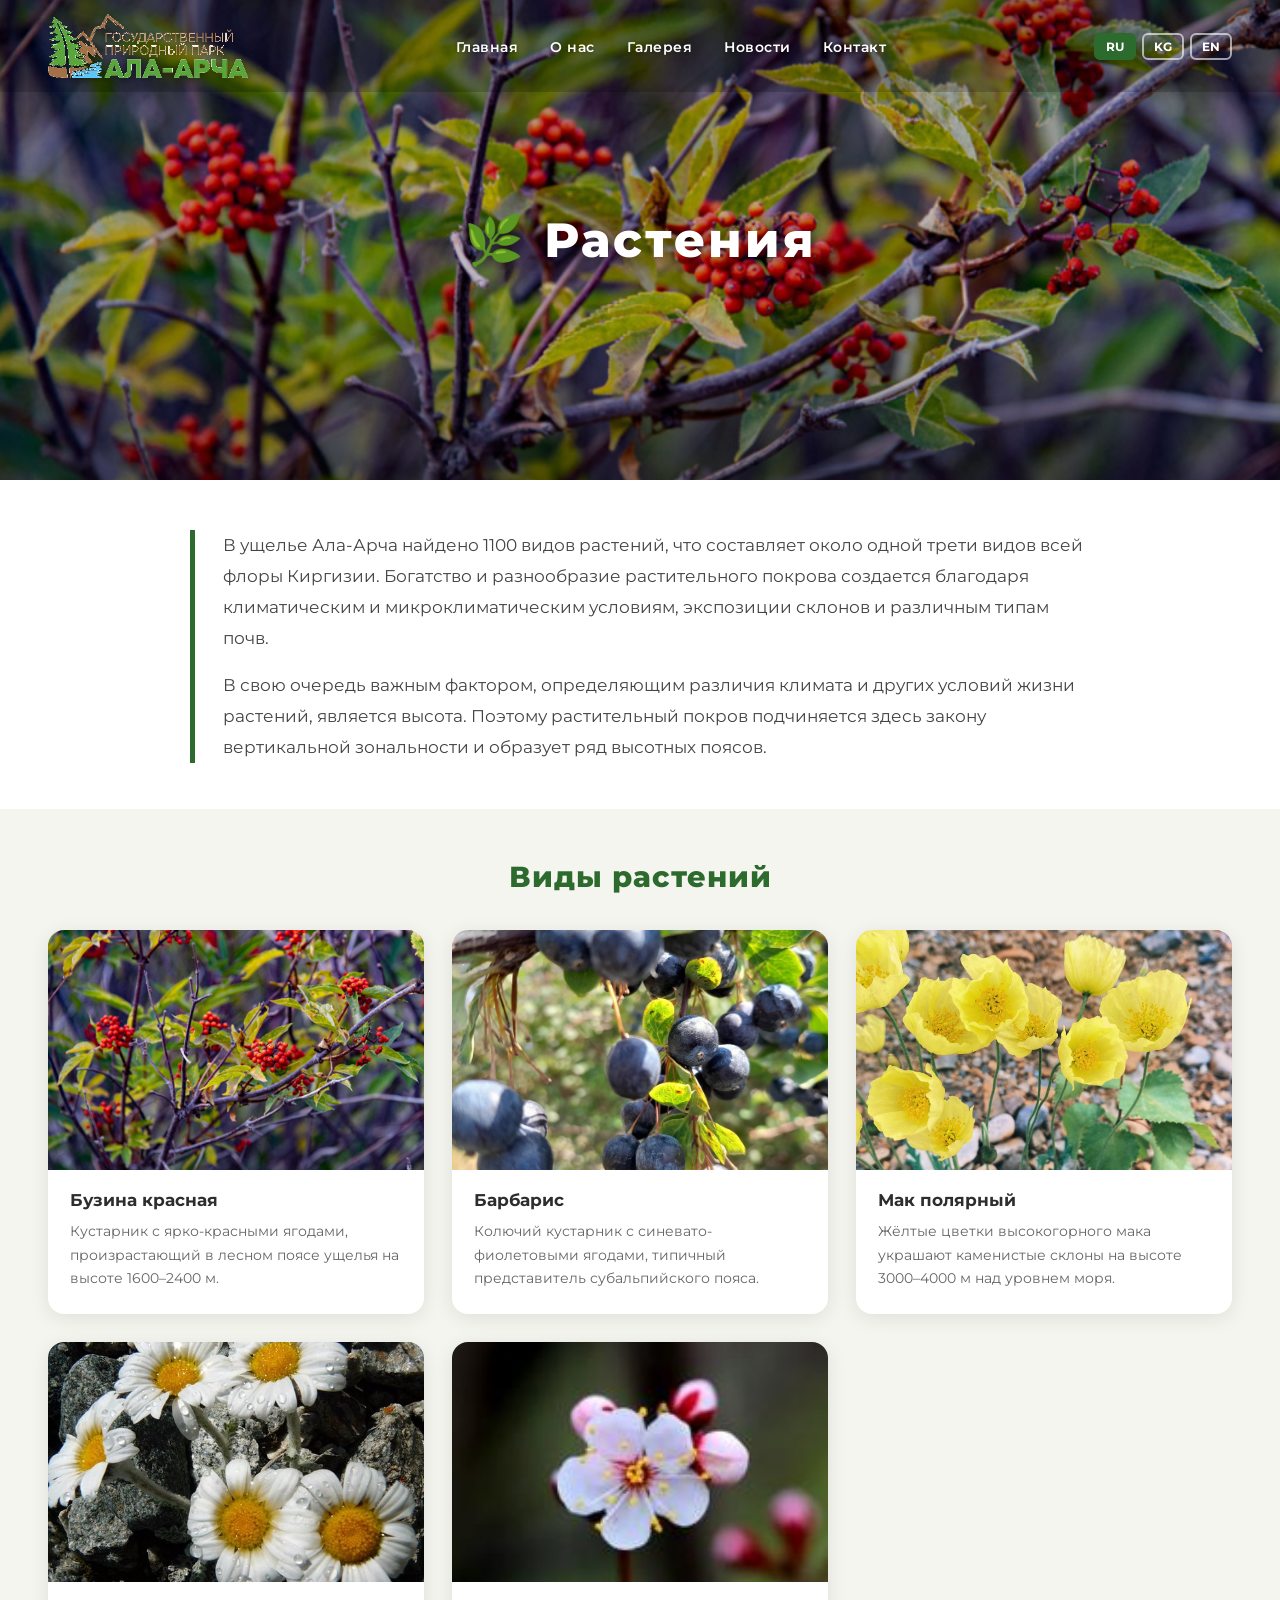
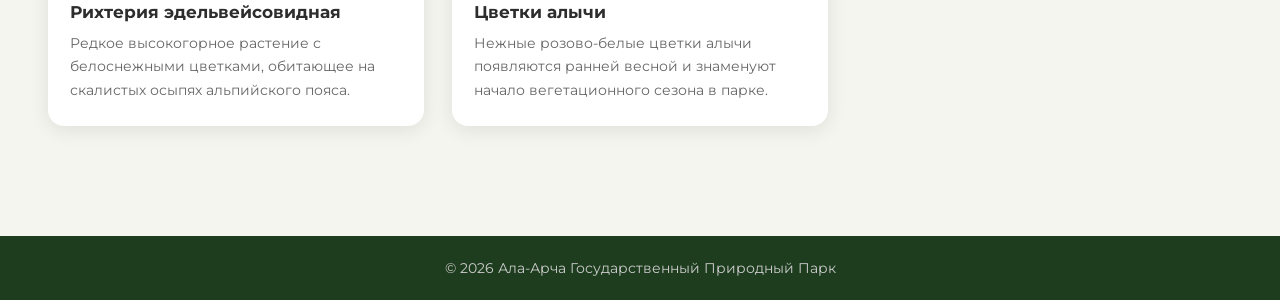
<file: plants.html>
﻿<!DOCTYPE html>
<html lang="ru">
<head>
  <meta charset="UTF-8"/>
  <meta name="viewport" content="width=device-width, initial-scale=1.0"/>
  <title>Растения — Ала-Арча Парк</title>
  <link rel="stylesheet" href="style.css"/>
  <link href="https://fonts.googleapis.com/css2?family=Montserrat:wght@400;600;700;800&display=swap" rel="stylesheet"/>
</head>
<body>

<nav class="navbar">
  <a href="index.html" class="nav-logo">
    <img src="images/logo.png" alt="Ала-Арча Парк"/>
  </a>
  <ul class="nav-links">
    <li><a href="index.html" data-i18n="nav_home">Главная</a></li>
    <li><a href="park-info.html" data-i18n="nav_about">О нас</a></li>
    <li><a href="gallery.html" data-i18n="nav_gallery">Галерея</a></li>
    <li><a href="news.html" data-i18n="nav_news">Новости</a></li>
    <li><a href="contact.html" data-i18n="nav_contact">Контакт</a></li>
  </ul>
  <div class="lang-switcher">
    <button onclick="setLang('ru')" class="lang-btn active-lang" id="btn-ru">RU</button>
    <button onclick="setLang('kg')" class="lang-btn" id="btn-kg">KG</button>
    <button onclick="setLang('en')" class="lang-btn" id="btn-en">EN</button>
  </div>
</nav>

<!-- Hero — начинается с самого верха, навбар поверх -->
<section class="plants-hero">
  <div class="plants-hero-overlay"></div>
  <div class="plants-hero-content">
    <h1 data-i18n="plants_title">🌿 Растения</h1>
  </div>
</section>

<!-- Intro text -->
<section class="plants-intro">
  <div class="plants-intro-inner">
    <p data-i18n="plants_intro">
      В ущелье Ала-Арча найдено <strong>1100 видов растений</strong>, что составляет около одной трети видов всей флоры Киргизии. Богатство и разнообразие растительного покрова создается благодаря климатическим и микроклиматическим условиям, экспозиции склонов и различным типам почв.
    </p>
    <p data-i18n="plants_intro2">
      В свою очередь важным фактором, определяющим различия климата и других условий жизни растений, является высота. Поэтому растительный покров подчиняется здесь закону вертикальной зональности и образует ряд высотных поясов.
    </p>
  </div>
</section>

<!-- Plant cards -->
<section class="plants-section">
  <h2 class="plants-section-title" data-i18n="plants_section_title">Виды растений</h2>
  <div class="plants-grid">

    <div class="plant-card">
      <div class="plant-img-wrap">
        <img src="images/flora_buzina.jpg" alt="Бузина красная"/>
      </div>
      <div class="plant-card-body">
        <h3 data-i18n="plant1_name">Бузина красная</h3>
        <p data-i18n="plant1_desc">Кустарник с ярко-красными ягодами, произрастающий в лесном поясе ущелья на высоте 1600–2400 м.</p>
      </div>
    </div>

    <div class="plant-card">
      <div class="plant-img-wrap">
        <img src="images/flora_barbaris.jpg" alt="Барбарис"/>
      </div>
      <div class="plant-card-body">
        <h3 data-i18n="plant2_name">Барбарис</h3>
        <p data-i18n="plant2_desc">Колючий кустарник с синевато-фиолетовыми ягодами, типичный представитель субальпийского пояса.</p>
      </div>
    </div>

    <div class="plant-card">
      <div class="plant-img-wrap">
        <img src="images/flora_mak.jpg" alt="Мак полярный"/>
      </div>
      <div class="plant-card-body">
        <h3 data-i18n="plant3_name">Мак полярный</h3>
        <p data-i18n="plant3_desc">Жёлтые цветки высокогорного мака украшают каменистые склоны на высоте 3000–4000 м над уровнем моря.</p>
      </div>
    </div>

    <div class="plant-card">
      <div class="plant-img-wrap">
        <img src="images/flora_rixteria.jpg" alt="Рихтерия эдельвейсовидная"/>
      </div>
      <div class="plant-card-body">
        <h3 data-i18n="plant4_name">Рихтерия эдельвейсовидная</h3>
        <p data-i18n="plant4_desc">Редкое высокогорное растение с белоснежными цветками, обитающее на скалистых осыпях альпийского пояса.</p>
      </div>
    </div>

    <div class="plant-card">
      <div class="plant-img-wrap">
        <img src="images/flora_alycha.jpg" alt="Цветки алычи"/>
      </div>
      <div class="plant-card-body">
        <h3 data-i18n="plant5_name">Цветки алычи</h3>
        <p data-i18n="plant5_desc">Нежные розово-белые цветки алычи появляются ранней весной и знаменуют начало вегетационного сезона в парке.</p>
      </div>
    </div>

  </div>
</section>

<footer class="footer">
  <p data-i18n="footer_text">© 2026 Ала-Арча Государственный Природный Парк</p>
</footer>

<script src="i18n.js"></script>
<script src="main.js"></script>
</body>
</html>
</file>
<file: style.css>
﻿* {
  margin: 0;
  padding: 0;
  box-sizing: border-box;
}

body {
  font-family: 'Montserrat', sans-serif;
  background: #f5f5f0;
  color: #2d2d2d;
}

/* Hero идёт под навбаром — навбар прозрачный поверх */

/* ===== NAVBAR ===== */
.navbar {
  position: fixed;
  top: 0;
  left: 0;
  right: 0;
  z-index: 100;
  display: flex;
  align-items: center;
  justify-content: space-between;
  padding: 14px 48px;
  background: rgba(255,255,255,0.97);
  box-shadow: 0 2px 16px rgba(0,0,0,0.08);
  transition: background 0.3s, box-shadow 0.3s;
}

/* Прозрачный навбар поверх слайдера на главной */
.navbar.hero-nav {
  background: rgba(0,0,0,0.18);
  box-shadow: none;
}

.navbar.hero-nav .nav-links a {
  color: #fff;
  text-shadow: 0 1px 4px rgba(0,0,0,0.4);
}

.navbar.hero-nav .nav-links a:hover,
.navbar.hero-nav .nav-links a.active {
  color: #b8e6b8;
}

.navbar.hero-nav .lang-btn {
  color: #fff;
  border-color: rgba(255,255,255,0.6);
}

.navbar.hero-nav .lang-btn.active-lang {
  background: #2d6a2d;
  border-color: #2d6a2d;
  color: #fff;
}

/* После скролла — белый навбар */
.navbar.scrolled {
  background: rgba(255,255,255,0.97);
  box-shadow: 0 2px 16px rgba(0,0,0,0.08);
}

.navbar.scrolled .nav-links a {
  color: #444;
  text-shadow: none;
}

.navbar.scrolled .lang-btn {
  color: #666;
  border-color: #ccc;
}

.nav-logo {
  display: flex;
  align-items: center;
  text-decoration: none;
}

.nav-logo img {
  height: 64px;
  width: auto;
  object-fit: contain;
  display: block;
}

/* На тёмном навбаре поверх слайдера — логотип чуть светлее */
.navbar.hero-nav .nav-logo img {
  filter: drop-shadow(0 1px 3px rgba(0,0,0,0.4)) brightness(1.1);
}
.nav-links {
  display: flex;
  list-style: none;
  gap: 32px;
}

.nav-links a {
  text-decoration: none;
  font-size: 0.9rem;
  font-weight: 600;
  color: #444;
  letter-spacing: 0.5px;
  transition: color 0.2s;
}

.nav-links a:hover,
.nav-links a.active {
  color: #2d6a2d;
}

.lang-switcher {
  display: flex;
  gap: 6px;
}

.lang-btn {
  background: none;
  border: 2px solid #ccc;
  border-radius: 6px;
  padding: 4px 10px;
  font-size: 0.78rem;
  font-weight: 700;
  cursor: pointer;
  color: #666;
  font-family: 'Montserrat', sans-serif;
  transition: all 0.2s;
}

.lang-btn:hover,
.lang-btn.active-lang {
  background: #2d6a2d;
  border-color: #2d6a2d;
  color: #fff;
}

/* ===== HERO SLIDER ===== */
.hero {
  position: relative;
  height: 100vh;
  min-height: 600px;
  display: flex;
  align-items: center;
  justify-content: center;
  text-align: center;
  overflow: hidden;
  margin-top: 0;
}

.slider-3d {
  position: absolute;
  inset: 0;
  perspective: 1200px;
  transform-style: preserve-3d;
}

.slide {
  position: absolute;
  inset: 0;
  background-size: cover;
  background-position: center;
  opacity: 0;
  transform: scale(1.08) translateZ(-80px) rotateY(8deg);
  transition: opacity 1.2s cubic-bezier(.77,0,.175,1),
              transform 1.4s cubic-bezier(.77,0,.175,1);
  will-change: transform, opacity;
}

.slide.active {
  opacity: 1;
  transform: scale(1) translateZ(0px) rotateY(0deg);
  z-index: 1;
}

.slide.prev-slide {
  opacity: 0;
  transform: scale(0.94) translateZ(-120px) rotateY(-10deg);
  z-index: 0;
}

.slide.next-enter {
  opacity: 0;
  transform: scale(1.1) translateZ(-60px) rotateY(12deg);
}

/* Ken Burns zoom on active slide */
.slide.active::after {
  content: '';
  position: absolute;
  inset: 0;
  background: inherit;
  background-size: cover;
  background-position: center;
  animation: kenburns 8s ease-in-out infinite alternate;
}

@keyframes kenburns {
  0%   { transform: scale(1)    translate(0, 0); }
  100% { transform: scale(1.06) translate(-1%, -1%); }
}

.hero-overlay {
  position: absolute;
  inset: 0;
  background: linear-gradient(
    to bottom,
    rgba(0,0,0,0.25) 0%,
    rgba(0,0,0,0.45) 60%,
    rgba(0,0,0,0.6) 100%
  );
  z-index: 2;
}

.hero-content {
  position: relative;
  z-index: 3;
  color: #fff;
}

.hero-content h1 {
  font-size: 3.8rem;
  font-weight: 800;
  letter-spacing: 4px;
  text-shadow: 0 2px 24px rgba(0,0,0,0.5);
  margin-bottom: 16px;
  animation: fadeUp 1s ease both;
}

.hero-content p {
  font-size: 1.2rem;
  font-weight: 400;
  letter-spacing: 1px;
  margin-bottom: 36px;
  opacity: 0.92;
  animation: fadeUp 1s ease 0.2s both;
}

@keyframes fadeUp {
  from { opacity: 0; transform: translateY(30px); }
  to   { opacity: 1; transform: translateY(0); }
}

.btn-hero {
  display: inline-block;
  background: #2d6a2d;
  color: #fff;
  text-decoration: none;
  padding: 14px 40px;
  border-radius: 8px;
  font-size: 1rem;
  font-weight: 700;
  letter-spacing: 1px;
  transition: background 0.2s, transform 0.2s;
  animation: fadeUp 1s ease 0.4s both;
}

.btn-hero:hover {
  background: #1e4d1e;
  transform: translateY(-2px);
}

/* Slider nav buttons */
.slider-btn {
  position: absolute;
  top: 50%;
  transform: translateY(-50%);
  z-index: 10;
  background: rgba(255,255,255,0.18);
  border: 2px solid rgba(255,255,255,0.5);
  color: #fff;
  font-size: 1.4rem;
  width: 50px;
  height: 50px;
  border-radius: 50%;
  cursor: pointer;
  backdrop-filter: blur(6px);
  transition: background 0.2s, transform 0.2s;
}

.slider-btn:hover {
  background: rgba(255,255,255,0.35);
  transform: translateY(-50%) scale(1.1);
}

.slider-prev { left: 28px; }
.slider-next { right: 28px; }

/* Slider dots */
.slider-dots {
  position: absolute;
  bottom: 28px;
  left: 50%;
  transform: translateX(-50%);
  z-index: 10;
  display: flex;
  gap: 10px;
}

.dot {
  width: 10px;
  height: 10px;
  border-radius: 50%;
  background: rgba(255,255,255,0.45);
  border: 2px solid rgba(255,255,255,0.7);
  cursor: pointer;
  transition: background 0.3s, transform 0.3s;
}

.dot.active {
  background: #fff;
  transform: scale(1.3);
}



/* ===== CARDS SECTION ===== */
.cards-section {
  padding: 60px 48px;
  background: #f5f5f0;
}

.cards-grid {
  display: grid;
  grid-template-columns: repeat(5, 1fr);
  gap: 20px;
  max-width: 1300px;
  margin: 0 auto;
}

.card {
  background: #fff;
  border-radius: 16px;
  overflow: hidden;
  text-decoration: none;
  color: inherit;
  box-shadow: 0 4px 20px rgba(0,0,0,0.08);
  transition: transform 0.25s, box-shadow 0.25s;
  display: flex;
  flex-direction: column;
}

.card:hover {
  transform: translateY(-6px);
  box-shadow: 0 12px 32px rgba(0,0,0,0.14);
}

.card-img {
  height: 160px;
  background-size: cover;
  background-position: center;
  background-color: #c8dfc8;
  position: relative;
}

.card-icon {
  font-size: 1.6rem;
  background: #2d6a2d;
  color: #fff;
  width: 44px;
  height: 44px;
  border-radius: 50%;
  display: flex;
  align-items: center;
  justify-content: center;
  margin: -22px auto 0;
  position: relative;
  z-index: 2;
  box-shadow: 0 2px 8px rgba(0,0,0,0.2);
}

.card-body {
  padding: 16px 18px 20px;
  flex: 1;
  display: flex;
  flex-direction: column;
}

.card-body h3 {
  font-size: 0.85rem;
  font-weight: 800;
  letter-spacing: 1px;
  color: #2d2d2d;
  margin-bottom: 8px;
  margin-top: 8px;
}

.card-body p {
  font-size: 0.78rem;
  color: #666;
  line-height: 1.5;
  flex: 1;
}

.card-arrow {
  display: block;
  margin-top: 12px;
  font-size: 1.1rem;
  color: #2d6a2d;
  font-weight: 700;
}

/* ===== PAGE HERO (inner pages) ===== */
.page-hero {
  position: relative;
  height: 420px;
  background-size: cover;
  background-position: center;
  display: flex;
  align-items: center;
  justify-content: center;
  margin-top: 0;
  box-sizing: border-box;
}

.page-hero-content {
  position: relative;
  z-index: 2;
  color: #fff;
  text-align: center;
}

.page-hero-content h1 {
  font-size: 2.8rem;
  font-weight: 800;
  letter-spacing: 3px;
  text-shadow: 0 2px 16px rgba(0,0,0,0.6);
}

/* Оверлей на page-hero — лёгкий, не мутный */
.page-hero .hero-overlay {
  background: linear-gradient(
    to bottom,
    rgba(0,0,0,0.15) 0%,
    rgba(0,0,0,0.35) 100%
  );
}

/* ===== ABOUT PAGE ===== */
.about-section {
  padding: 70px 48px;
  max-width: 1200px;
  margin: 0 auto;
}

.about-container {
  display: grid;
  grid-template-columns: 1fr 420px;
  gap: 60px;
  align-items: start;
}

.about-text h2 {
  font-size: 1.9rem;
  font-weight: 800;
  color: #2d6a2d;
  margin-bottom: 20px;
}

.about-text p {
  font-size: 1rem;
  line-height: 1.8;
  color: #444;
  margin-bottom: 32px;
}

.about-text h3 {
  font-size: 1.2rem;
  font-weight: 700;
  color: #2d2d2d;
  margin-bottom: 20px;
}

.info-cards {
  display: flex;
  flex-direction: column;
  gap: 16px;
}

.info-card {
  display: flex;
  align-items: flex-start;
  gap: 16px;
  background: #fff;
  border-radius: 12px;
  padding: 18px 20px;
  box-shadow: 0 2px 12px rgba(0,0,0,0.07);
}

.info-icon {
  font-size: 1.8rem;
  flex-shrink: 0;
}

.info-card strong {
  display: block;
  font-size: 0.9rem;
  font-weight: 700;
  color: #2d6a2d;
  margin-bottom: 4px;
}

.info-card p {
  font-size: 0.88rem;
  color: #555;
  line-height: 1.5;
  margin: 0;
}

.about-image img {
  width: 100%;
  border-radius: 16px;
  box-shadow: 0 8px 32px rgba(0,0,0,0.12);
  object-fit: cover;
  height: 420px;
}

/* ===== PLANTS PAGE ===== */

/* Hero на странице растений — под навбаром без белой полосы */
.plants-hero {
  position: relative;
  height: 480px;
  background: url('images/flora_buzina.jpg') center/cover no-repeat;
  display: flex;
  align-items: center;
  justify-content: center;
  text-align: center;
  margin-top: 0;
}

.plants-hero-overlay {
  position: absolute;
  inset: 0;
  background: linear-gradient(
    to bottom,
    rgba(0,0,0,0.3) 0%,
    rgba(0,0,0,0.2) 60%,
    rgba(0,0,0,0.45) 100%
  );
}

.plants-hero-content {
  position: relative;
  z-index: 2;
}

.plants-hero-content h1 {
  font-size: 3rem;
  font-weight: 800;
  color: #fff;
  letter-spacing: 3px;
  text-shadow: 0 2px 16px rgba(0,0,0,0.5);
}

/* Hero на странице животных */
.animals-hero {
  position: relative;
  height: 480px;
  background: url('images/animals_hero.jpg') center/cover no-repeat;
  display: flex;
  align-items: center;
  justify-content: center;
  text-align: center;
  margin-top: 0;
}

.animals-hero-overlay {
  position: absolute;
  inset: 0;
  background: linear-gradient(
    to bottom,
    rgba(0,0,0,0.25) 0%,
    rgba(0,0,0,0.15) 50%,
    rgba(0,0,0,0.45) 100%
  );
}

.animals-hero-content {
  position: relative;
  z-index: 2;
}

.animals-hero-content h1 {
  font-size: 3rem;
  font-weight: 800;
  color: #fff;
  letter-spacing: 3px;
  text-shadow: 0 2px 16px rgba(0,0,0,0.5);
}

.plants-intro {
  background: #fff;
  padding: 50px 48px 30px;
}

.plants-intro-inner {
  max-width: 900px;
  margin: 0 auto;
  border-left: 5px solid #2d6a2d;
  padding-left: 28px;
}

.plants-intro-inner p {
  font-size: 1.05rem;
  line-height: 1.85;
  color: #444;
  margin-bottom: 16px;
}

.plants-intro-inner strong {
  color: #2d6a2d;
}

.plants-section {
  padding: 50px 48px 70px;
  max-width: 1300px;
  margin: 0 auto;
}

.plants-section-title {
  font-size: 1.8rem;
  font-weight: 800;
  color: #2d6a2d;
  margin-bottom: 36px;
  text-align: center;
  letter-spacing: 1px;
}

.plants-grid {
  display: grid;
  grid-template-columns: repeat(3, 1fr);
  gap: 28px;
}

.plant-card {
  background: #fff;
  border-radius: 16px;
  overflow: hidden;
  box-shadow: 0 4px 20px rgba(0,0,0,0.09);
  transition: transform 0.25s, box-shadow 0.25s;
}

.plant-card:hover {
  transform: translateY(-6px);
  box-shadow: 0 12px 32px rgba(0,0,0,0.14);
}

.plant-img-wrap {
  width: 100%;
  height: 240px;
  overflow: hidden;
}

.plant-img-wrap img {
  width: 100%;
  height: 100%;
  object-fit: cover;
  transition: transform 0.5s ease;
  display: block;
}

.plant-card:hover .plant-img-wrap img {
  transform: scale(1.06);
}

.plant-card-body {
  padding: 20px 22px 24px;
}

.plant-card-body h3 {
  font-size: 1.05rem;
  font-weight: 700;
  color: #2d2d2d;
  margin-bottom: 10px;
}

.plant-card-body p {
  font-size: 0.88rem;
  color: #666;
  line-height: 1.65;
}

/* ===== PARK INFO PAGE ===== */
.parkinfo-hero {
  position: relative;
  height: 420px;
  background: url('images/slide3.jpg') center/cover no-repeat;
  display: flex;
  align-items: center;
  justify-content: center;
  text-align: center;
  margin-top: 0;
}

.parkinfo-hero-overlay {
  position: absolute;
  inset: 0;
  background: linear-gradient(to bottom, rgba(0,0,0,0.3), rgba(0,0,0,0.55));
}

.parkinfo-hero-content {
  position: relative;
  z-index: 2;
  padding: 0 40px;
  max-width: 900px;
}

.parkinfo-hero-content h1 {
  font-size: 2.4rem;
  font-weight: 800;
  color: #fff;
  letter-spacing: 2px;
  text-shadow: 0 2px 20px rgba(0,0,0,0.6);
  line-height: 1.3;
}

.parkinfo-section {
  padding: 60px 48px 80px;
  background: #f5f5f0;
}

.parkinfo-container {
  max-width: 1200px;
  margin: 0 auto;
  display: grid;
  grid-template-columns: 240px 1fr;
  gap: 48px;
  align-items: start;
}

/* Sidebar TOC */
.parkinfo-toc {
  position: sticky;
  top: 90px;
  background: #fff;
  border-radius: 14px;
  padding: 24px 20px;
  box-shadow: 0 4px 16px rgba(0,0,0,0.08);
}

.parkinfo-toc h3 {
  font-size: 0.85rem;
  font-weight: 800;
  color: #2d6a2d;
  letter-spacing: 1px;
  margin-bottom: 14px;
  text-transform: uppercase;
}

.parkinfo-toc ul {
  list-style: none;
  display: flex;
  flex-direction: column;
  gap: 6px;
}

.parkinfo-toc a {
  text-decoration: none;
  font-size: 0.8rem;
  color: #555;
  font-weight: 500;
  padding: 4px 8px;
  border-radius: 6px;
  display: block;
  transition: background 0.2s, color 0.2s;
}

.parkinfo-toc a:hover {
  background: #e8f5e8;
  color: #2d6a2d;
}

/* Content blocks */
.parkinfo-content {
  display: flex;
  flex-direction: column;
  gap: 40px;
}

.parkinfo-block {
  background: #fff;
  border-radius: 16px;
  padding: 32px 36px;
  box-shadow: 0 4px 16px rgba(0,0,0,0.07);
  scroll-margin-top: 90px;
}

.parkinfo-block h2 {
  font-size: 1.25rem;
  font-weight: 800;
  color: #2d6a2d;
  margin-bottom: 18px;
  padding-bottom: 10px;
  border-bottom: 2px solid #e8f5e8;
}

.parkinfo-block p {
  font-size: 0.95rem;
  line-height: 1.85;
  color: #444;
  margin-bottom: 14px;
}

.parkinfo-block p:last-child { margin-bottom: 0; }

.parkinfo-block strong { color: #2d6a2d; }

/* Tag list */
.parkinfo-list {
  display: flex;
  flex-wrap: wrap;
  gap: 10px;
  margin: 16px 0;
}

.parkinfo-list span {
  background: #e8f5e8;
  color: #2d6a2d;
  font-size: 0.82rem;
  font-weight: 600;
  padding: 6px 14px;
  border-radius: 20px;
}

/* Objects */
.parkinfo-objects {
  display: flex;
  flex-direction: column;
  gap: 14px;
  margin-top: 8px;
}

.parkinfo-obj {
  display: flex;
  align-items: flex-start;
  gap: 14px;
  background: #f9fdf9;
  border-radius: 10px;
  padding: 14px 18px;
  border-left: 4px solid #2d6a2d;
}

.obj-icon {
  font-size: 1.6rem;
  flex-shrink: 0;
}

.parkinfo-obj strong {
  display: block;
  font-size: 0.95rem;
  margin-bottom: 4px;
}

.parkinfo-obj p {
  font-size: 0.85rem;
  color: #666;
  margin: 0;
}

/* Zones */
.parkinfo-zones {
  display: grid;
  grid-template-columns: repeat(3, 1fr);
  gap: 16px;
  margin-top: 8px;
}

.zone-card {
  border-radius: 12px;
  padding: 20px;
}

.zone-card h4 {
  font-size: 0.9rem;
  font-weight: 700;
  margin-bottom: 8px;
}

.zone-card p {
  font-size: 0.82rem;
  color: #555;
  line-height: 1.6;
  margin: 0;
}

.zone-reserved  { background: #fff3e0; border-left: 4px solid #e65100; }
.zone-recreation{ background: #e8f5e8; border-left: 4px solid #2d6a2d; }
.zone-limited   { background: #fff8e1; border-left: 4px solid #f9a825; }

/* Rules */
.parkinfo-rules {
  display: grid;
  grid-template-columns: repeat(3, 1fr);
  gap: 10px;
  margin-top: 8px;
}

.rule-item {
  background: #f5f5f0;
  border-radius: 10px;
  padding: 12px 14px;
  font-size: 0.83rem;
  font-weight: 600;
  color: #444;
  line-height: 1.4;
}

@media (max-width: 900px) {
  .parkinfo-container {
    grid-template-columns: 1fr;
  }
  .parkinfo-toc {
    position: static;
  }
  .parkinfo-zones,
  .parkinfo-rules {
    grid-template-columns: 1fr;
  }
}

/* ===== GALLERY PAGE ===== */

.gallery-hero {
  position: relative;
  height: 380px;
  background: url('images/galery3.jpg') center/cover no-repeat;
  display: flex;
  align-items: center;
  justify-content: center;
  text-align: center;
  margin-top: 0;
}

.gallery-hero-overlay {
  position: absolute;
  inset: 0;
  background: linear-gradient(to bottom, rgba(0,0,0,0.25), rgba(0,0,0,0.55));
}

.gallery-hero-content {
  position: relative;
  z-index: 2;
  color: #fff;
}

.gallery-hero-content h1 {
  font-size: 2.8rem;
  font-weight: 800;
  letter-spacing: 3px;
  text-shadow: 0 2px 16px rgba(0,0,0,0.5);
  margin-bottom: 10px;
}

.gallery-hero-content p {
  font-size: 1rem;
  opacity: 0.88;
}

.gallery-page-section {
  padding: 60px 48px 80px;
  background: #f5f5f0;
}

/* Masonry-style grid */
.gallery-masonry {
  max-width: 1300px;
  margin: 0 auto;
  display: grid;
  grid-template-columns: repeat(4, 1fr);
  grid-auto-rows: 260px;
  gap: 16px;
}

/* Первые два фото — широкие */
.gal-item:nth-child(1) { grid-column: span 2; grid-row: span 2; }
.gal-item:nth-child(4) { grid-column: span 2; }

.gal-item {
  position: relative;
  overflow: hidden;
  border-radius: 14px;
  cursor: pointer;
  box-shadow: 0 4px 16px rgba(0,0,0,0.12);
}

.gal-item img {
  width: 100%;
  height: 100%;
  object-fit: cover;
  transition: transform 0.5s ease;
  display: block;
}

.gal-item:hover img {
  transform: scale(1.07);
}

.gal-overlay {
  position: absolute;
  inset: 0;
  background: linear-gradient(to top, rgba(0,0,0,0.6) 0%, transparent 50%);
  opacity: 0;
  transition: opacity 0.3s;
  display: flex;
  align-items: flex-end;
  padding: 18px;
}

.gal-item:hover .gal-overlay {
  opacity: 1;
}

.gal-overlay span {
  color: #fff;
  font-size: 0.88rem;
  font-weight: 700;
  text-shadow: 0 1px 4px rgba(0,0,0,0.5);
}

/* Lightbox */
.lightbox {
  display: none;
  position: fixed;
  inset: 0;
  background: rgba(0,0,0,0.92);
  z-index: 1000;
  align-items: center;
  justify-content: center;
}

.lightbox.active {
  display: flex;
}

.lb-content {
  position: relative;
  max-width: 90vw;
  max-height: 90vh;
  text-align: center;
}

.lb-content img {
  max-width: 90vw;
  max-height: 80vh;
  border-radius: 12px;
  object-fit: contain;
  transition: opacity 0.2s;
  display: block;
  margin: 0 auto;
}

.lb-content p {
  color: #fff;
  margin-top: 14px;
  font-size: 0.95rem;
  font-weight: 600;
  opacity: 0.85;
}

.lb-close {
  position: fixed;
  top: 20px;
  right: 28px;
  background: none;
  border: none;
  color: #fff;
  font-size: 2.8rem;
  cursor: pointer;
  line-height: 1;
  z-index: 1001;
  transition: transform 0.2s;
}

.lb-close:hover { transform: scale(1.2); }

.lb-prev, .lb-next {
  position: fixed;
  top: 50%;
  transform: translateY(-50%);
  background: rgba(255,255,255,0.15);
  border: 2px solid rgba(255,255,255,0.4);
  color: #fff;
  font-size: 1.5rem;
  width: 52px;
  height: 52px;
  border-radius: 50%;
  cursor: pointer;
  z-index: 1001;
  transition: background 0.2s;
}

.lb-prev:hover, .lb-next:hover { background: rgba(255,255,255,0.3); }
.lb-prev { left: 20px; }
.lb-next { right: 20px; }

@media (max-width: 900px) {
  .gallery-masonry {
    grid-template-columns: repeat(2, 1fr);
    grid-auto-rows: 200px;
  }
  .gal-item:nth-child(1) { grid-column: span 2; }
  .gal-item:nth-child(4) { grid-column: span 1; }
}

@media (max-width: 480px) {
  .gallery-masonry {
    grid-template-columns: 1fr;
    grid-auto-rows: 220px;
  }
  .gal-item:nth-child(1),
  .gal-item:nth-child(4) { grid-column: span 1; grid-row: span 1; }
}
  max-width: 1300px;
  margin: 0 auto;
}

.gallery-placeholder {
  text-align: center;
  font-size: 1.1rem;
  color: #888;
  padding: 60px 0;
  font-style: italic;
}

.gallery-grid {
  display: grid;
  grid-template-columns: repeat(3, 1fr);
  gap: 20px;
}

.gallery-grid img {
  width: 100%;
  height: 240px;
  object-fit: cover;
  border-radius: 12px;
  box-shadow: 0 4px 16px rgba(0,0,0,0.1);
  transition: transform 0.25s;
}

.gallery-grid img:hover {
  transform: scale(1.03);
}

/* ===== NEWS PAGE ===== */
.news-hero {
  position: relative;
  height: 380px;
  background: url('images/slide1.jpg') center/cover no-repeat;
  display: flex;
  align-items: center;
  justify-content: center;
  text-align: center;
  margin-top: 0;
}

.news-hero-overlay {
  position: absolute;
  inset: 0;
  background: linear-gradient(to bottom, rgba(0,0,0,0.3), rgba(0,0,0,0.6));
}

.news-hero-content {
  position: relative;
  z-index: 2;
  color: #fff;
}

.news-hero-content h1 {
  font-size: 2.8rem;
  font-weight: 800;
  letter-spacing: 3px;
  text-shadow: 0 2px 16px rgba(0,0,0,0.5);
  margin-bottom: 10px;
}

.news-hero-content p {
  font-size: 1rem;
  opacity: 0.88;
}

.news-page-section {
  padding: 60px 48px 80px;
  background: #f5f5f0;
}

.news-page-container {
  max-width: 860px;
  margin: 0 auto;
  display: flex;
  flex-direction: column;
  gap: 32px;
}

/* Article card */
.news-article {
  background: #fff;
  border-radius: 16px;
  padding: 32px 36px;
  box-shadow: 0 4px 16px rgba(0,0,0,0.07);
  border-left: 5px solid #2d6a2d;
  transition: transform 0.2s, box-shadow 0.2s;
}

.news-article:hover {
  transform: translateY(-3px);
  box-shadow: 0 8px 28px rgba(0,0,0,0.11);
}

.news-article.featured {
  border-left-color: #f9a825;
  background: linear-gradient(135deg, #fff 80%, #fffde7);
}

.news-article-header {
  display: flex;
  align-items: center;
  gap: 12px;
  margin-bottom: 14px;
}

.news-tag {
  font-size: 0.75rem;
  font-weight: 700;
  padding: 4px 12px;
  border-radius: 20px;
  letter-spacing: 0.5px;
}

.news-tag.hot          { background: #fdecea; color: #c62828; }
.news-tag.ecology      { background: #e8f5e8; color: #2d6a2d; }
.news-tag.infrastructure{ background: #e3f2fd; color: #1565c0; }
.news-tag.event        { background: #fff8e1; color: #e65100; }
.news-tag.finance      { background: #f3e5f5; color: #6a1b9a; }
.news-tag.international{ background: #e0f7fa; color: #00695c; }

.news-date-label {
  font-size: 0.78rem;
  color: #999;
  font-weight: 600;
  margin-left: auto;
}

.news-article-title {
  font-size: 1.15rem;
  font-weight: 800;
  color: #1e3d1e;
  margin-bottom: 14px;
  line-height: 1.4;
}

.news-article p {
  font-size: 0.93rem;
  line-height: 1.8;
  color: #444;
  margin-bottom: 12px;
}

.news-article p:last-child { margin-bottom: 0; }
.news-article strong { color: #2d6a2d; }

/* Highlights list */
.news-highlights {
  background: #f9fdf9;
  border-radius: 10px;
  padding: 16px 20px;
  margin: 14px 0;
}

.news-highlights h4 {
  font-size: 0.85rem;
  font-weight: 700;
  color: #2d6a2d;
  margin-bottom: 10px;
}

.news-highlights ul {
  padding-left: 18px;
  display: flex;
  flex-direction: column;
  gap: 6px;
}

.news-highlights li {
  font-size: 0.88rem;
  color: #444;
  line-height: 1.6;
}

/* Note */
.news-note {
  display: flex;
  gap: 12px;
  align-items: flex-start;
  background: #fff8e1;
  border-radius: 10px;
  padding: 14px 18px;
  margin-top: 14px;
  border-left: 4px solid #f9a825;
}

.news-note span { font-size: 1.3rem; flex-shrink: 0; }
.news-note p { margin: 0; font-size: 0.88rem; color: #555; }

/* Progress */
.news-progress {
  display: flex;
  flex-direction: column;
  gap: 10px;
  margin: 16px 0;
}

.progress-item {
  display: flex;
  gap: 14px;
  align-items: flex-start;
  border-radius: 10px;
  padding: 14px 18px;
}

.progress-item.done    { background: #e8f5e8; }
.progress-item.current { background: #e3f2fd; }

.progress-icon { font-size: 1.4rem; flex-shrink: 0; }

.progress-item strong { display: block; font-size: 0.9rem; color: #2d2d2d; margin-bottom: 4px; }
.progress-item p { font-size: 0.85rem; color: #555; margin: 0; }

/* Cable car stats */
.news-cable-stats {
  display: grid;
  grid-template-columns: repeat(4, 1fr);
  gap: 14px;
  margin: 20px 0;
}

.cable-stat {
  background: #fff8e1;
  border-radius: 12px;
  padding: 16px;
  text-align: center;
}

.cable-stat-num {
  font-size: 1.5rem;
  font-weight: 800;
  color: #e65100;
}

.cable-stat-label {
  font-size: 0.75rem;
  color: #666;
  margin-top: 4px;
}

/* Summary block */
.news-summary {
  background: #1e3d1e;
  border-radius: 16px;
  padding: 32px 36px;
  color: #fff;
}

.news-summary h3 {
  font-size: 1.1rem;
  font-weight: 800;
  margin-bottom: 24px;
  letter-spacing: 0.5px;
}

.news-summary-grid {
  display: flex;
  flex-direction: column;
  gap: 16px;
}

.summary-item {
  display: flex;
  gap: 16px;
  align-items: flex-start;
}

.summary-num {
  width: 36px;
  height: 36px;
  background: #2d6a2d;
  border-radius: 50%;
  display: flex;
  align-items: center;
  justify-content: center;
  font-weight: 800;
  font-size: 1rem;
  flex-shrink: 0;
}

.summary-item strong {
  display: block;
  font-size: 0.95rem;
  margin-bottom: 4px;
  color: #b8e6b8;
}

.summary-item p {
  font-size: 0.85rem;
  color: rgba(255,255,255,0.75);
  margin: 0;
  line-height: 1.5;
}

/* Old news section styles kept for compatibility */
.news-section {
  padding: 60px 48px;
  max-width: 1100px;
  margin: 0 auto;
}

.news-grid {
  display: grid;
  grid-template-columns: repeat(2, 1fr);
  gap: 28px;
}

.news-card {
  background: #fff;
  border-radius: 14px;
  overflow: hidden;
  box-shadow: 0 4px 16px rgba(0,0,0,0.08);
}

.news-card img {
  width: 100%;
  height: 200px;
  object-fit: cover;
}

.news-card-body {
  padding: 20px;
}

.news-card-body h3 {
  font-size: 1rem;
  font-weight: 700;
  color: #2d2d2d;
  margin-bottom: 8px;
}

.news-card-body p {
  font-size: 0.85rem;
  color: #666;
  line-height: 1.6;
}

.news-date {
  font-size: 0.75rem;
  color: #2d6a2d;
  font-weight: 600;
  margin-bottom: 8px;
}

/* ===== CONTACT PAGE ===== */

.contact-hero {
  position: relative;
  height: 360px;
  background: url('images/slide4.jpg') center/cover no-repeat;
  display: flex;
  align-items: center;
  justify-content: center;
  text-align: center;
  margin-top: 0;
}

.contact-hero-overlay {
  position: absolute;
  inset: 0;
  background: linear-gradient(to bottom, rgba(0,0,0,0.3), rgba(0,0,0,0.6));
}

.contact-hero-content {
  position: relative;
  z-index: 2;
  color: #fff;
}

.contact-hero-content h1 {
  font-size: 2.8rem;
  font-weight: 800;
  letter-spacing: 3px;
  text-shadow: 0 2px 16px rgba(0,0,0,0.5);
  margin-bottom: 10px;
}

.contact-hero-content p {
  font-size: 1rem;
  opacity: 0.88;
}

.contact-page-section {
  padding: 60px 48px 80px;
  background: #f5f5f0;
}

.contact-page-container {
  max-width: 1000px;
  margin: 0 auto;
  display: flex;
  flex-direction: column;
  gap: 40px;
}

/* Info cards row */
.contact-cards-row {
  display: grid;
  grid-template-columns: repeat(4, 1fr);
  gap: 20px;
}

.contact-info-card {
  background: #fff;
  border-radius: 16px;
  padding: 28px 22px;
  text-align: center;
  box-shadow: 0 4px 16px rgba(0,0,0,0.07);
  transition: transform 0.2s;
}

.contact-info-card:hover {
  transform: translateY(-4px);
}

.contact-info-card.highlight {
  border-top: 4px solid #2d6a2d;
}

.contact-info-icon {
  font-size: 2.2rem;
  margin-bottom: 12px;
}

.contact-info-card h3 {
  font-size: 0.85rem;
  font-weight: 800;
  color: #2d6a2d;
  text-transform: uppercase;
  letter-spacing: 1px;
  margin-bottom: 10px;
}

.contact-info-card p {
  font-size: 0.88rem;
  color: #555;
  line-height: 1.7;
}

.contact-link {
  display: block;
  font-size: 1rem;
  font-weight: 700;
  color: #2d6a2d;
  text-decoration: none;
  word-break: break-all;
  transition: color 0.2s;
}

.contact-link:hover {
  color: #1e4d1e;
  text-decoration: underline;
}

/* Map */
.contact-map {
  border-radius: 16px;
  overflow: hidden;
  box-shadow: 0 4px 20px rgba(0,0,0,0.1);
}

/* Form */
.contact-form-wrap {
  background: #fff;
  border-radius: 16px;
  padding: 36px 40px;
  box-shadow: 0 4px 16px rgba(0,0,0,0.07);
}

.contact-form-wrap h2 {
  font-size: 1.4rem;
  font-weight: 800;
  color: #2d6a2d;
  margin-bottom: 28px;
}

.contact-form {
  display: flex;
  flex-direction: column;
  gap: 18px;
}

.form-row {
  display: grid;
  grid-template-columns: 1fr 1fr;
  gap: 18px;
}

.form-group {
  display: flex;
  flex-direction: column;
  gap: 7px;
}

.form-group label {
  font-size: 0.82rem;
  font-weight: 700;
  color: #444;
  text-transform: uppercase;
  letter-spacing: 0.5px;
}

.form-group input,
.form-group textarea {
  padding: 12px 16px;
  border: 2px solid #e0e0e0;
  border-radius: 10px;
  font-size: 0.93rem;
  font-family: 'Montserrat', sans-serif;
  color: #333;
  transition: border-color 0.2s;
  outline: none;
  resize: vertical;
}

.form-group input:focus,
.form-group textarea:focus {
  border-color: #2d6a2d;
}

.form-submit {
  align-self: flex-start;
  background: #2d6a2d;
  color: #fff;
  border: none;
  padding: 14px 40px;
  border-radius: 10px;
  font-size: 0.95rem;
  font-weight: 700;
  font-family: 'Montserrat', sans-serif;
  cursor: pointer;
  letter-spacing: 0.5px;
  transition: background 0.2s, transform 0.2s;
}

.form-submit:hover {
  background: #1e4d1e;
  transform: translateY(-2px);
}

.form-success {
  background: #e8f5e8;
  color: #2d6a2d;
  border-radius: 10px;
  padding: 14px 20px;
  font-size: 0.92rem;
  font-weight: 600;
}

/* Old contact section kept */
.contact-section {
  padding: 60px 48px;
  max-width: 1000px;
  margin: 0 auto;
}

.contact-grid {
  display: grid;
  grid-template-columns: repeat(3, 1fr);
  gap: 28px;
  margin-top: 20px;
}

.contact-card {
  background: #fff;
  border-radius: 14px;
  padding: 36px 24px;
  text-align: center;
  box-shadow: 0 4px 16px rgba(0,0,0,0.08);
}

.contact-icon {
  font-size: 2.4rem;
  margin-bottom: 14px;
}

.contact-card h3 {
  font-size: 1rem;
  font-weight: 700;
  color: #2d6a2d;
  margin-bottom: 10px;
}

.contact-card p {
  font-size: 0.88rem;
  color: #666;
  line-height: 1.6;
}

/* ===== FOOTER ===== */
.footer {
  background: #1e3d1e;
  color: #ccc;
  text-align: center;
  padding: 24px;
  font-size: 0.85rem;
  margin-top: 40px;
}

/* ===== RESPONSIVE ===== */
@media (max-width: 1100px) {
  .cards-grid {
    grid-template-columns: repeat(3, 1fr);
  }
}

@media (max-width: 768px) {
  .navbar {
    padding: 12px 20px;
    flex-wrap: wrap;
    gap: 10px;
  }

  .nav-links {
    gap: 16px;
    flex-wrap: wrap;
  }

  .hero-content h1 {
    font-size: 2.2rem;
  }

  .cards-section {
    padding: 40px 20px;
  }

  .cards-grid {
    grid-template-columns: repeat(2, 1fr);
  }

  .about-container {
    grid-template-columns: 1fr;
  }

  .about-section {
    padding: 40px 20px;
  }

  .contact-grid {
    grid-template-columns: 1fr;
  }

  .gallery-grid {
    grid-template-columns: repeat(2, 1fr);
  }

  .news-grid {
    grid-template-columns: 1fr;
  }
}

@media (max-width: 480px) {
  .cards-grid {
    grid-template-columns: 1fr;
  }

  .gallery-grid {
    grid-template-columns: 1fr;
  }
}
</file>
